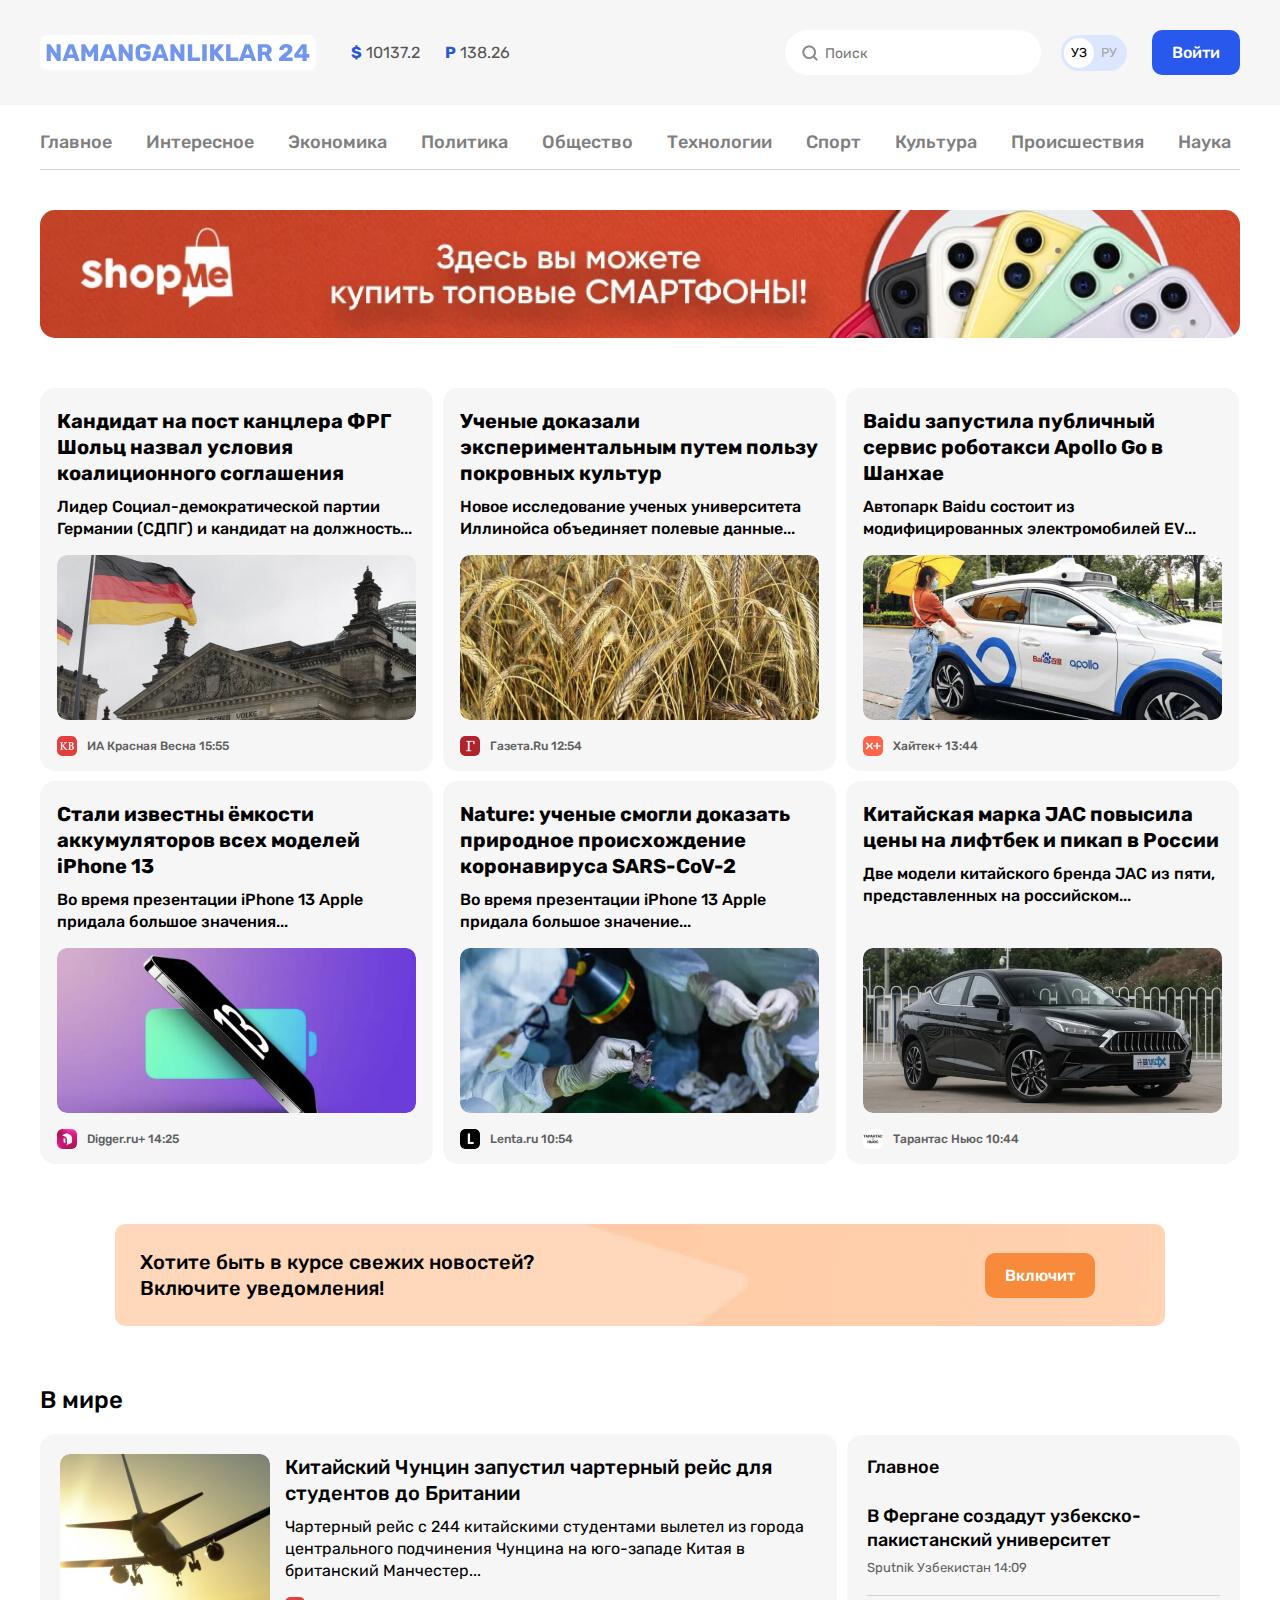
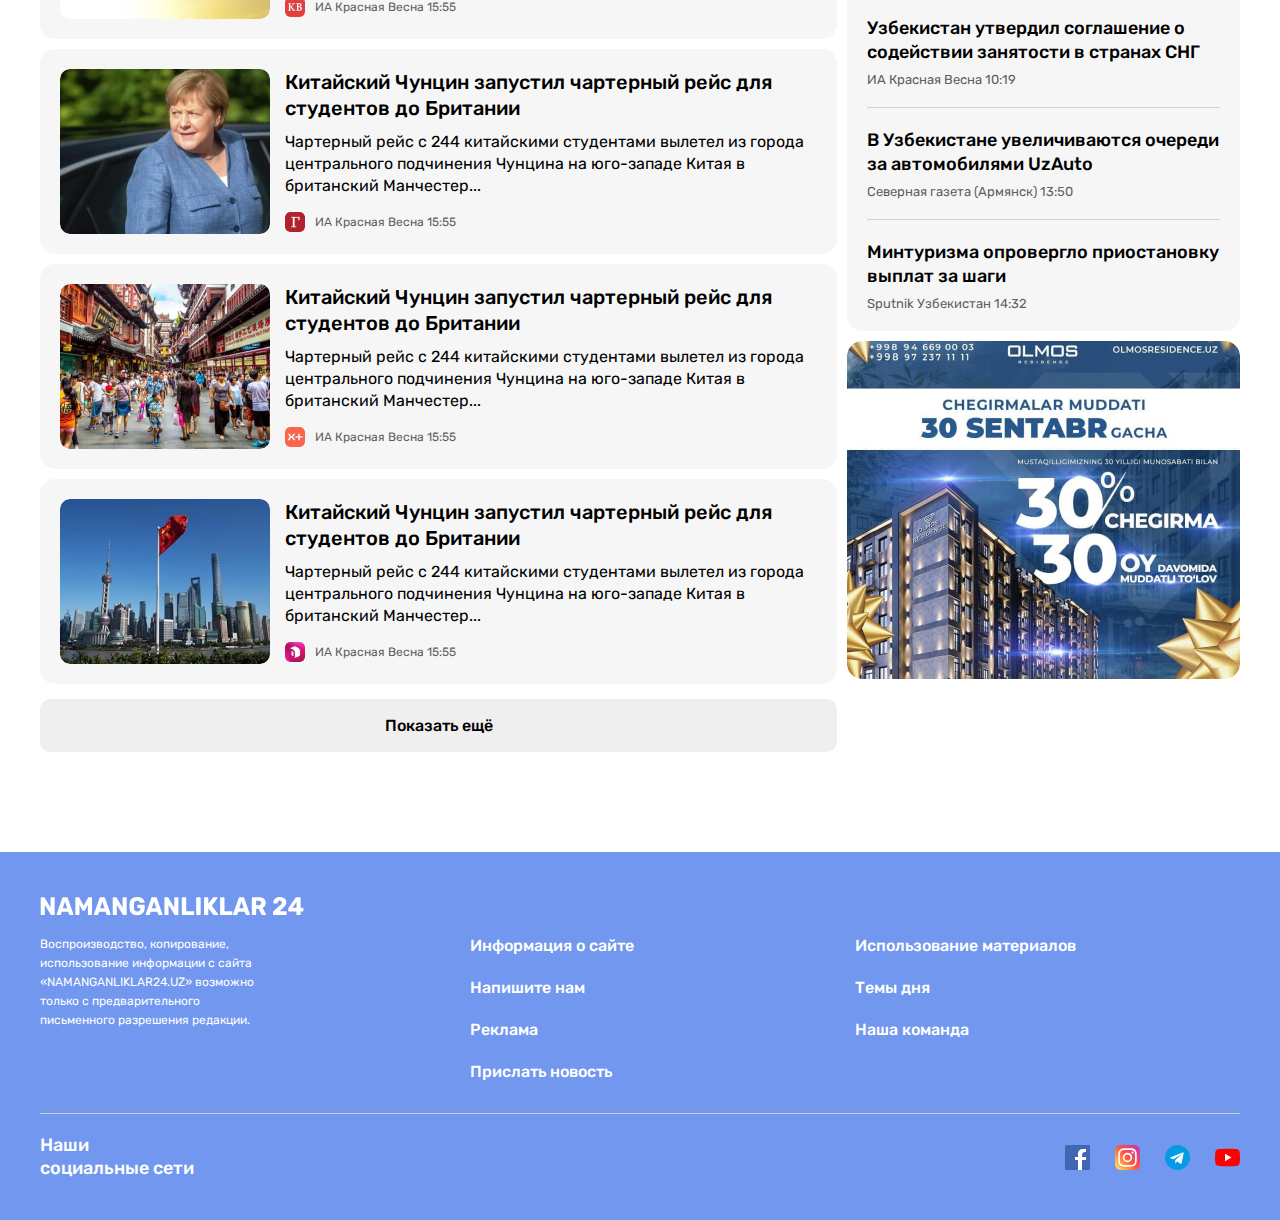
<file: index.html>
<!DOCTYPE html>
<html lang="ru">
<head>
  <meta charset="UTF-8">
  <meta http-equiv="X-UA-Compatible" content="IE=edge">
  <meta name="viewport" content="width=device-width, initial-scale=1.0">
  <title>N24-Bosh sahifa</title>
  <!-- GOOGLE FONTS -->
  <link rel="preconnect" href="https://fonts.googleapis.com">
  <link rel="preconnect" href="https://fonts.gstatic.com" crossorigin>
  <link href="https://fonts.googleapis.com/css2?family=Rubik:wght@400;500;700&display=swap" rel="stylesheet">
  <!-- style -->
  <!-- <link rel="stylesheet" href="css/normalize.css"> -->
  <!-- <link rel="stylesheet" href="css/style.css"> -->
  <link rel="stylesheet" href="css/style.min.css">
</head>
<body>

  <!-- SITE HEADER -->
  <section class="site-header">

    <!-- SITE HEADER TOP -->
    <div class="site-header-top">
      <div class="container site-header-top-container">
        <!-- LOGO -->
        <a class="site-header-logo" href="index.html">
          <img class="site-header-logo-img" src="img/logo1.svg" alt="" width="264" height="28">
        </a>

        <!-- CARENCY RATES -->
        <ul class="currency-retes">
          <li class="currency-retes-item">
            <b class="currency-retes-type">$</b>
            <span class="currency-retes-value">10137.2</span>
          </li>
          <li class="currency-retes-item">
            <b class="currency-retes-type">Р</b>
            <span class="currency-retes-value">138.26</span>
          </li>
        </ul>

        <!-- GLOBAL SEARCH FORM -->
        <form class="global-search-form"  action="https://echo.htmlacademy.ru" method="GET">
          <input class="global-search-form-input" type="search" name="search" placeholder="Поиск" aria-label="Поиск" required>
        </form>

        <!-- LANGUAGE -->
        <div class="lang-toggle">
          <a class="lang-toggle-link lang-toggle-link-active" href="index.html">УЗ</a>
          <a class="lang-toggle-link" href="index.html/ru">РУ</a>
        </div>

        <!-- SITE HEADER AUTH -->
        <a class="button button-primary" href="#">Войти</a>
      </div>
    </div>

    <!-- NAVBAR -->

    <div class="container sitenav-container">
      <nav class="sitenav">
        <ul class="sitenav-list">
          <li class="sitenav-item"><a class="sitenav-link" href="index.html">Главное</a>
          </li>
          <li class="sitenav-item"><a class="sitenav-link" href="list.html">Интересное</a>
          </li>
          <li class="sitenav-item"><a class="sitenav-link" href="list.html">Экономика</a>
          </li>
          <li class="sitenav-item"><a class="sitenav-link" href="list.html">Политика</a>
          </li>
          <li class="sitenav-item"><a class="sitenav-link" href="list.html">Общество</a>
          </li>
          <li class="sitenav-item"><a class="sitenav-link" href="list.html">Технологии</a>
          </li>
          <li class="sitenav-item"><a class="sitenav-link" href="list.html">Спорт</a>
          </li>
          <li class="sitenav-item"><a class="sitenav-link" href="list.html">Культура</a>
          </li>
          <li class="sitenav-item"><a class="sitenav-link" href="list.html">Происшествия</a>
          </li>
          <li class="sitenav-item"><a class="sitenav-link" href="list.html">Наука</a>
          </li>
        </ul>


      </nav>
      <aside class="site-header-banner">
        <a class="site-header-banner-link" href="#" target="_blank" >
          <img class="menu-img" alt="shopme" width="1200" height="128px" src="img/optimize 1.jpg" srcset="img/optimize1.jpg 1x, img/optimize1@2x.jpg 2x"   ></a>
        </aside>
      </div>
    </section>


    <main class="main-content">
      <div class="container">
        <!-- <h1>NAamanganliklar24 - сайт новостей</h1> -->

        <section class="top-news">
          <!-- <h2>Топ новости</h2> -->
          <!-- NEWS-GRID -->
          <div class="news-grid">
            <!-- NEWS-GRID-ITEM -->
            <article class="news-grid-item article-card">
              <h3 class="article-card-title">
                <a class="article-card-link" href="#">Кандидат на пост канцлера ФРГ Шольц назвал условия коалиционного соглашения</a>
              </h3>
              <p class="article-card-text">Лидер Социал-демократической партии Германии (СДПГ) и кандидат на должность...</p>
              <img class="article-card-img" src="img/card/card1.jpg" alt="" width="360" height="165" srcset="img/card/card1.jpg 1x, img/card/card1@2x.jpg 2x">
              <footer class="article-card-footer">
                <img class="article-card-source-icon" src="img/card/cardlogo1.jpg" alt="" width="20" height="20">
                <div class="article-card-source-time">
                  <span class="article-card-source">ИА Красная Весна</span>
                  <time datetime="15:55:00">15:55</time>
                </div>
              </footer>
            </article>

            <!-- NEWS-GRID-ITEM -->
            <article class="news-grid-item article-card">
              <h3 class="article-card-title">
                <a class="article-card-link" href="#">Ученые доказали экспериментальным путем пользу покровных культур</a>
              </h3>
              <p class="article-card-text">Новое исследование ученых университета Иллинойса объединяет полевые данные... </p>
              <img class="article-card-img" src="img/card/card2.jpg" alt="" width="360" height="165" srcset="img/card/card2.jpg 1x, img/card/card2@2x.jpg 2x" >
              <footer class="article-card-footer">
                <img class="article-card-source-icon" src="img/card/cardlogo2.jpg" alt="" width="20" height="20">
                <div class="article-card-source-time">
                  <span class="article-card-source">Газета.Ru</span>
                  <time datetime="12:54:00">12:54</time>
                </div>
              </footer>
            </article>

            <!-- NEWS-GRID-ITEM -->
            <article class="news-grid-item article-card">
              <h3 class="article-card-title">
                <a class="article-card-link" href="#">Baidu запустила публичный сервис роботакси Apollo Go в Шанхае</a>
              </h3>
              <p class="article-card-text">Автопарк Baidu состоит из модифицированных электромобилей EV...</p>
              <img class="article-card-img" src="img/card/card3.jpg" alt="" width="360" height="165" srcset="img/card/card3.jpg 1x, img/card/card3@2x.jpg 2x" >
              <footer class="article-card-footer">
                <img class="article-card-source-icon" src="img/card/cardlogo3.jpg" alt="" width="20" height="20">
                <div class="article-card-source-time">
                  <span class="article-card-source">Хайтек+</span>
                  <time datetime="13:44:00">13:44</time>
                </div>
              </footer>
            </article>

            <!-- NEWS-GRID-ITEM -->
            <article class="news-grid-item article-card">
              <h3 class="article-card-title">
                <a class="article-card-link" href="#">Стали известны ёмкости аккумуляторов всех моделей iPhone 13</a>
              </h3>
              <p class="article-card-text">Во время презентации iPhone 13 Apple придала большое значения...</p>
              <img class="article-card-img" src="img/card/card4.jpg" alt="" width="360" height="165" srcset="img/card/card4.jpg 1x, img/card/card4@2x.jpg 2x" >
              <footer class="article-card-footer">
                <img class="article-card-source-icon" src="img/card/cardlogo4.jpg" alt="" width="20" height="20">
                <div class="article-card-source-time">
                  <span class="article-card-source">Digger.ru+</span>
                  <time datetime="14:25:00">14:25</time>
                </div>
              </footer>
            </article>

            <!-- NEWS-GRID-ITEM -->
            <article class="news-grid-item article-card">
              <h3 class="article-card-title">
                <a class="article-card-link" href="#">Nature: ученые смогли доказать природное происхождение коронавируса SARS-CoV-2</a>
              </h3>
              <p class="article-card-text">Во время презентации iPhone 13 Apple придала большое значение...</p>
              <img class="article-card-img" src="img/card/card5.jpg" alt="" width="360" height="165" srcset="img/card/card5.jpg 1x, img/card/card5@2x.jpg 2x" >
              <footer class="article-card-footer">
                <img class="article-card-source-icon" src="img/card/cardlogo5.jpg" alt="" width="20" height="20">
                <div class="article-card-source-time">
                  <span class="article-card-source">Lenta.ru</span>
                  <time datetime="10:54:00">10:54</time>
                </div>
              </footer>
            </article>

            <!-- NEWS-GRID-ITEM -->
            <article class="news-grid-item article-card">
              <h3 class="article-card-title">
                <a class="article-card-link" href="#">Китайская марка JAC повысила цены на лифтбек и пикап в России</a>
              </h3>
              <p class="article-card-text">Две модели китайского бренда JAC из пяти, представленных на российском...</p>
              <img class="article-card-img" src="img/card/card6.jpg" alt="" width="360" height="165" srcset="img/card/card6.jpg 1x, img/card/card6@2x.jpg 2x" >
              <footer class="article-card-footer">
                <img class="article-card-source-icon" src="img/card/cardlogo6.jpg" alt="" width="20" height="20">
                <div class="article-card-source-time">
                  <span class="article-card-source">Тарантас Ньюс</span>
                  <time datetime="10:44:00">10:44</time>
                </div>
              </footer>
            </article>
          </div>
        </section>

        <!-- NOTIFICATION-CTA SECTION -->
        <section class="notification-cta">
          <div class="notification-text-cta">Хотите быть в курсе свежих новостей?
            <br>  Включите уведомления!
          </div>
          <button class="button button-orange" type="button" >Включит </button>
        </section>
        <!-- WORLD NEWS section -->
        <div class="layout-2-1">
          <div class="layout-2-1-main">
            <section class="global-news">
              <h2 class="global-news-heading">В мире</h2>
              <!-- NEWS LIST -->
              <div class="news-list">
                <div class="news-list-item article-card-horizontal">
                  <img class="artical-card-horizontal-img" src="img/vmir/mir1.jpg" alt="" srcset="img/vmir/mir1.jpg 1x, img/vmir/mir1@2x.jpg 2x" width="210" height="165">
                  <div class="article-card-horizontal-content">
                    <h3 class="artical-card-horizontal-title">
                      <a class="artical-card-horizontal-link" href="#">Китайский Чунцин запустил чартерный рейс для студентов до Британии</a></h3>
                      <p class="artical-card-horizontal-text">Чартерный рейс с 244 китайскими студентами вылетел из города центрального подчинения Чунцина на юго-западе Китая в британский Манчестер...</p>
                      <footer class="article-card-horizontal-footer">
                        <img class="article-card-horizontal-source-icon" src="img/card/cardlogo1.jpg" alt="" width="20" height="20">
                        <div class="article-card-horizontal-source-time">
                          <span class="article-card-horizontal-source">ИА Красная Весна</span>
                          <time datetime="15:55:00">15:55</time>
                        </div>
                      </footer>
                    </div>
                  </div>
                  <div class="news-list-item article-card-horizontal">
                    <img class="artical-card-horizontal-img" src="img/vmir/mir2.jpg" alt="" srcset="img/vmir/mir2.jpg 1x, img/vmir/mir2@2x.jpg 2x" width="210" height="165">
                    <div class="article-card-horizontal-content">
                      <h3 class="artical-card-horizontal-title">
                        <a class="artical-card-horizontal-link" href="#">Китайский Чунцин запустил чартерный рейс для студентов до Британии</a></h3>
                        <p class="artical-card-horizontal-text">Чартерный рейс с 244 китайскими студентами вылетел из города центрального подчинения Чунцина на юго-западе Китая в британский Манчестер...</p>
                        <footer class="article-card-horizontal-footer">
                          <img class="article-card-horizontal-source-icon" src="img/card/cardlogo2.jpg" alt="" width="20" height="20">
                          <div class="article-card-horizontal-source-time">
                            <span class="article-card-horizontal-source">ИА Красная Весна</span>
                            <time datetime="15:55:00">15:55</time>
                          </div>
                        </footer>
                      </div>
                    </div>
                    <div class="news-list-item article-card-horizontal">
                      <img class="artical-card-horizontal-img" src="img/vmir/mir3.jpg" alt="" srcset="img/vmir/mir3.jpg 1x, img/vmir/mir3@2x.jpg 2x" width="210" height="165">
                      <div class="article-card-horizontal-content">
                        <h3 class="artical-card-horizontal-title">
                          <a class="artical-card-horizontal-link" href="#">Китайский Чунцин запустил чартерный рейс для студентов до Британии</a></h3>
                          <p class="artical-card-horizontal-text">Чартерный рейс с 244 китайскими студентами вылетел из города центрального подчинения Чунцина на юго-западе Китая в британский Манчестер...</p>
                          <footer class="article-card-horizontal-footer">
                            <img class="article-card-horizontal-source-icon" src="img/card/cardlogo3.jpg" alt="" width="20" height="20">
                            <div class="article-card-horizontal-source-time">
                              <span class="article-card-horizontal-source">ИА Красная Весна</span>
                              <time datetime="15:55:00">15:55</time>
                            </div>
                          </footer>
                        </div>
                      </div>
                      <div class="news-list-item article-card-horizontal">
                        <img class="artical-card-horizontal-img" src="img/vmir/mir4.jpg" alt="" srcset="img/vmir/mir4.jpg 1x, img/vmir/mir4@2x.jpg 2x" width="210" height="165">
                        <div class="article-card-horizontal-content">
                          <h3 class="artical-card-horizontal-title">
                            <a class="artical-card-horizontal-link" href="#">Китайский Чунцин запустил чартерный рейс для студентов до Британии</a></h3>
                            <p class="artical-card-horizontal-text">Чартерный рейс с 244 китайскими студентами вылетел из города центрального подчинения Чунцина на юго-западе Китая в британский Манчестер...</p>
                            <footer class="article-card-horizontal-footer">
                              <img class="article-card-horizontal-source-icon" src="img/card/cardlogo4.jpg" alt="" width="20" height="20">
                              <div class="article-card-horizontal-source-time">
                                <span class="article-card-horizontal-source">ИА Красная Весна</span>
                                <time datetime="15:55:00">15:55</time>
                              </div>
                            </footer>
                          </div>
                        </div>
                      </div>
                      <button class="news-list-more-button button button-block" type="button">Показать ещё </button>
                    </section>
                  </div>
                  <!-- SIDEBAR NEWS CARD -->
                  <div class="layout-2-1-sidebar">
                    <section class="layout-2-1-sidebar-item sidebar-news-card">
                      <h2 class="sidebar-news-card-heading">Главное</h2>
                      <ul class="sidebar-news-card-list">
                        <li class="sidebar-news-card-item">
                          <h3 class="sidebar-news-card-title">
                            <a class="sidebar-news-card-link" href="">В Фергане создадут узбекско-пакистанский университет</a>
                          </h3>
                          <div class="sidebar-news-card-source-time">
                            <span class="sidebar-news-card-source">Sputnik Узбекистан</span>
                            <time datetime="14:09:00">14:09</time>
                          </div>
                        </li>
                        <li class="sidebar-news-card-item">
                          <h3 class="sidebar-news-card-title">
                            <a class="sidebar-news-card-link" href="">Узбекистан утвердил соглашение о содействии занятости в странах СНГ</a>
                          </h3>
                          <div class="sidebar-news-card-source-time">
                            <span class="sidebar-news-card-source">ИА Красная Весна </span>
                            <time datetime="10:19:00">10:19</time>
                          </div>
                        </li>
                        <li class="sidebar-news-card-item">
                          <h3 class="sidebar-news-card-title">
                            <a class="sidebar-news-card-link" href="">В Узбекистане увеличиваются очереди за автомобилями UzAuto</a>
                          </h3>
                          <div class="sidebar-news-card-source-time">
                            <span class="sidebar-news-card-source">Северная газета (Армянск) </span>
                            <time datetime="13:50:00">13:50</time>
                          </div>
                        </li>
                        <li class="sidebar-news-card-item">
                          <h3 class="sidebar-news-card-title">
                            <a class="sidebar-news-card-link" href="">Минтуризма опровергло приостановку выплат за шаги</a>
                          </h3>
                          <div class="sidebar-news-card-source-time">
                            <span class="sidebar-news-card-source">Sputnik Узбекистан  </span>
                            <time datetime="14:32:00">14:32</time>
                          </div>
                        </li>
                      </ul>
                    </section>
                    <aside class="layout-2-1-sidebar-item sidebar-ad">
                      <a class="sidebar-ad-link" href="#" target="_blank">
                        <img class="sidebar-ad-img" src="img/sale.jpg" alt="" width="393" height="338" srcset="img/sale.jpg 1x, img/sale@2x.jpg 2x">
                      </a>
                    </aside>
                  </div>
                </div>
              </div>
            </main>
            <!-- FOOTER SECTION -->
            <footer class="site-footer">
              <div class="container">
                <div class="site-footer-logo-wrapper">
                  <a class="site-footer-logo" href="index.html">
                    <img class="site-footer-logo-img" src="/img/logo.svg" alt="N24 logo" width="264" height="28">
                  </a>
                </div>

              <div class="site-footer-about-links">
                <div class="site-footer-about">Воспроизводство, копирование, использование информации с сайта «NAMANGANLIKLAR24.UZ» возможно только с предварительного письменного разрешения редакции.
                </div>
              <div class="site-footer-links-wrapper">
                <ul class="site-footer-links">
                  <li class="site-footer-links-item">
                    <a class="site-footer-link" href="#">Информация о сайте</a>
                  </li>
                  <li class="site-footer-links-item">
                    <a class="site-footer-link" href="contact.html">Напишите нам</a>
                  </li>
                  <li class="site-footer-links-item">
                    <a class="site-footer-link" href="#">Реклама</a>
                  </li>
                  <li class="site-footer-links-item">
                    <a class="site-footer-link" href="#">Прислать новость</a>
                  </li>
                </ul>
                <ul class="site-footer-links">
                  <li class="site-footer-links-item">
                    <a class="site-footer-link" href="#">Использование материалов</a>
                  </li>
                  <li class="site-footer-links-item">
                    <a class="site-footer-link" href="#">Темы дня</a>
                  </li>
                  <li class="site-footer-links-item">
                    <a class="site-footer-link" href="#">Наша команда</a>
                  </li>
                </ul>
              </div>
            </div>
              <hr class="site-footer-divider">
              <div class="site-footer-socials">
                <h2 class="site-footer-socials-heading">Наши социальные сети</h2>
                <ul class="site-footer-socials-list">
                  <li class="site-footer-socials-item">
                    <a class="site-footer-socials-link" href="#" target="_blank">
                      <img class="site-footer-socials-icon" src="/img/free-icon-facebook-1384053 1.svg" alt="Facebook" width="25" height="25">
                    </a>
                  </li>
                  <li class="site-footer-socials-item">
                    <a class="site-footer-socials-link" href="#" target="_blank">
                      <img class="site-footer-socials-icon" src="/img/free-icon-instagram-2111463 1.svg" alt="Instagram" width="25" height="25">
                    </a>
                  </li>
                  <li class="site-footer-socials-item">
                    <a class="site-footer-socials-link" href="#" target="_blank">
                      <img class="site-footer-socials-icon" src="/img/free-icon-telegram-2111646 1.svg" alt="Telegram" width="25" height="25">
                    </a>
                  </li>
                  <li class="site-footer-socials-item">
                    <a class="site-footer-socials-link" href="#">
                      <img class="site-footer-socials-icon" src="/img/free-icon-youtube-1384060 1.svg" alt="Youtube" width="25" height="25">
                    </a>
                  </li>
                </ul>
              </div>
            </div>
          </footer>
        </body>
        </html>
</file>
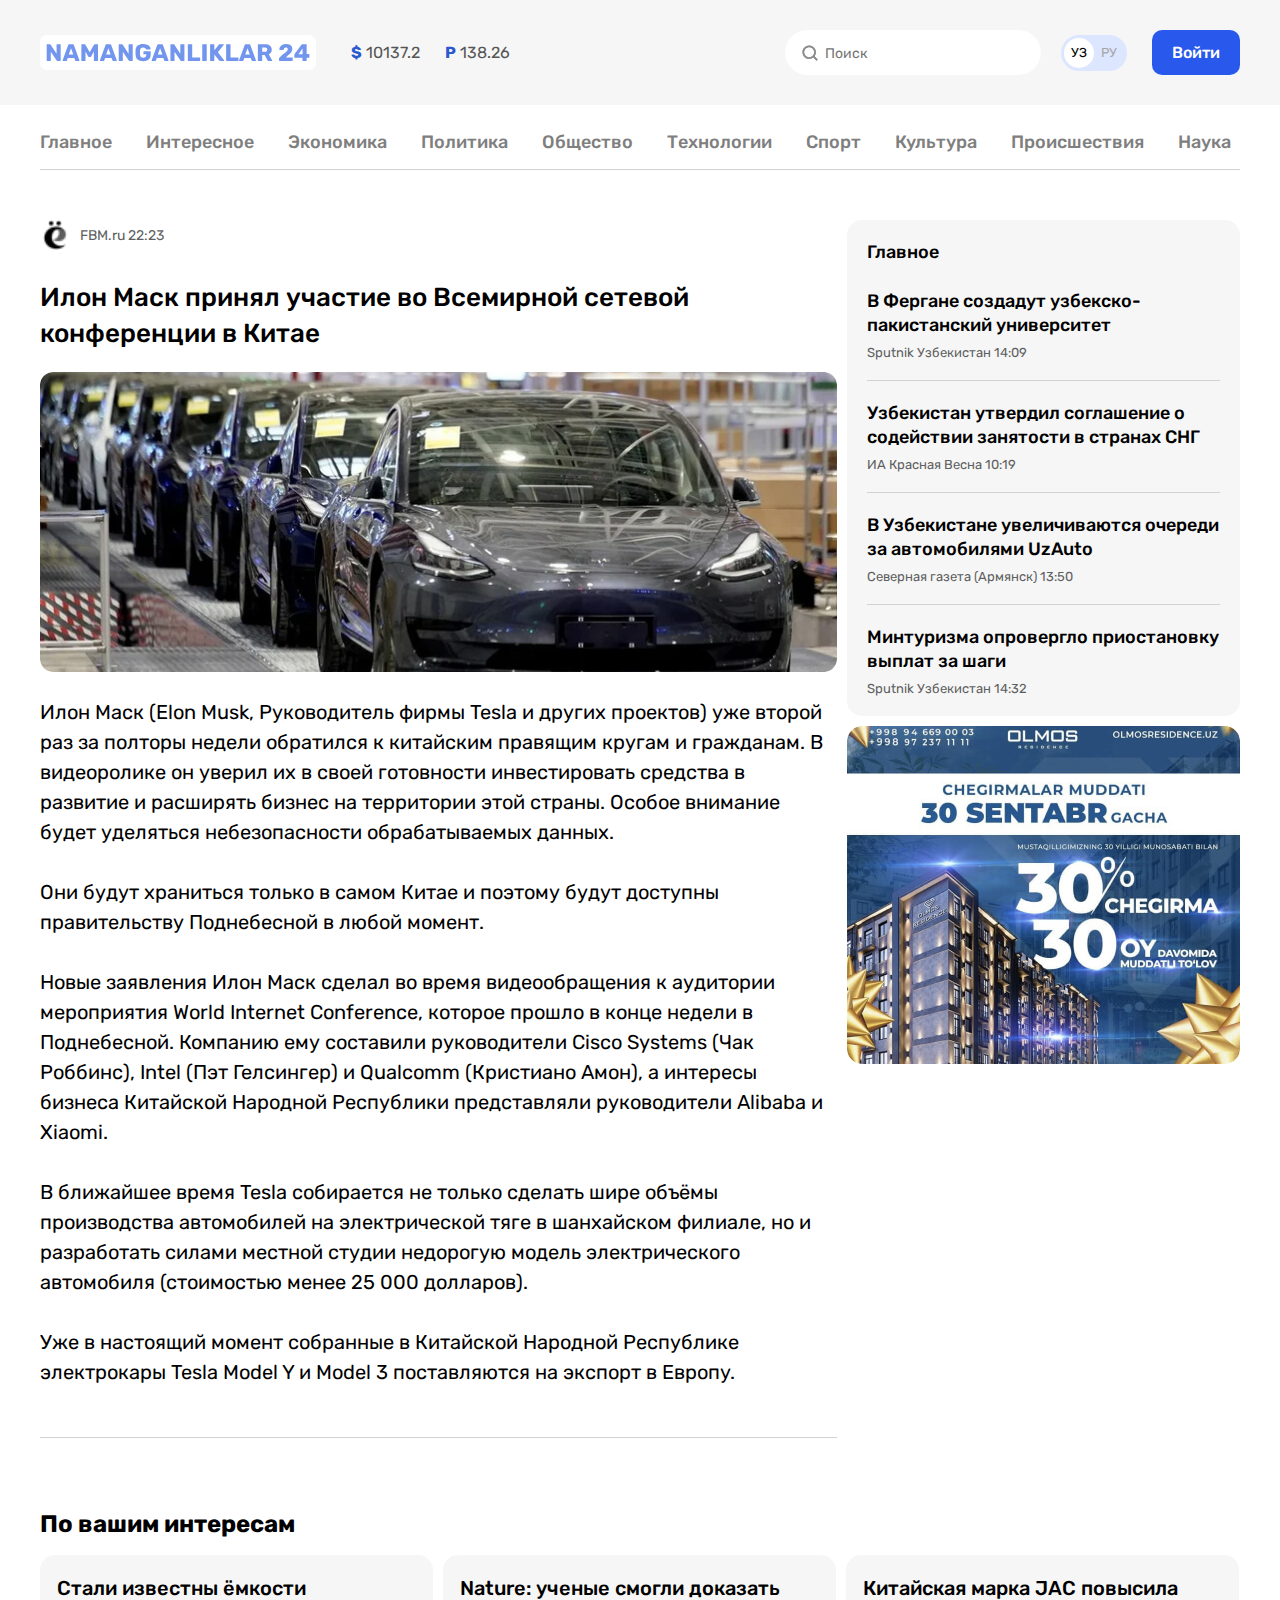
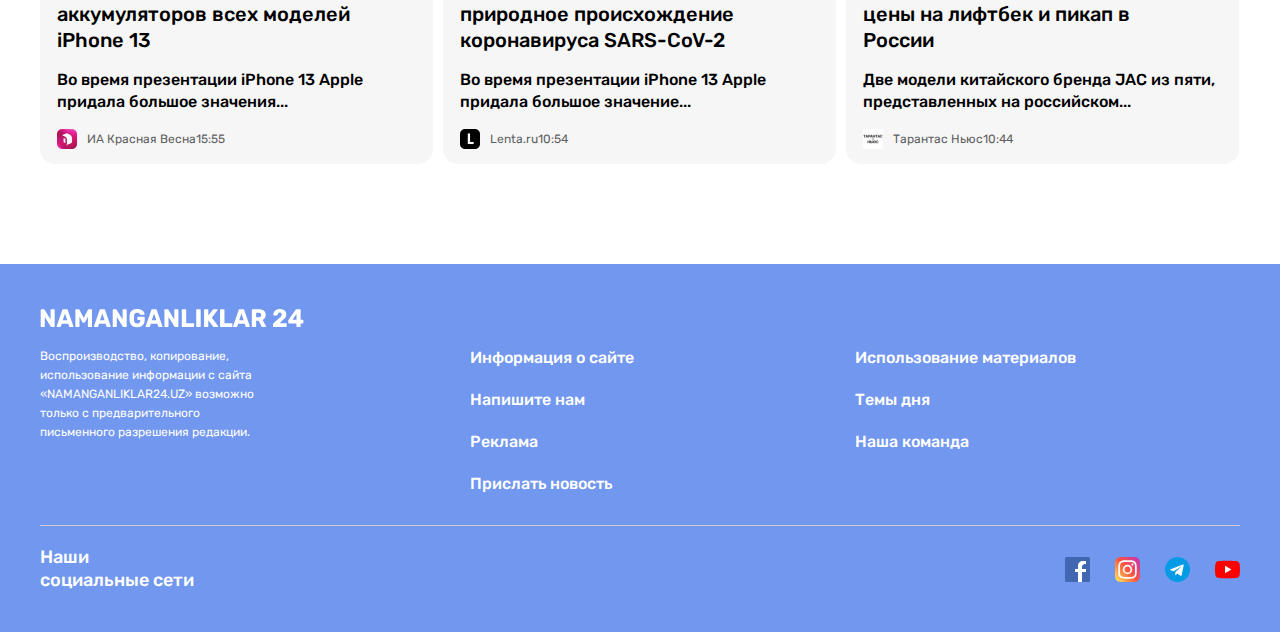
<file: article-list.html>
<!DOCTYPE html>
<html lang="ru">
<head>
  <meta charset="UTF-8">
  <meta http-equiv="X-UA-Compatible" content="IE=edge">
  <meta name="viewport" content="width=device-width, initial-scale=1.0">
  <title>N24-Article</title>
<!-- GOOGLE FONTS -->
<link rel="preconnect" href="https://fonts.googleapis.com">
<link rel="preconnect" href="https://fonts.gstatic.com" crossorigin>
<link href="https://fonts.googleapis.com/css2?family=Rubik:wght@400;500;700&display=swap" rel="stylesheet">
  <!-- style -->
  <!-- <link rel="stylesheet" href="/css/normalize.css"> -->
  <!-- <link rel="stylesheet" href="/css/style.css/"> -->
  <link rel="stylesheet" href="css/style.min.css">
</head>
<body>

  <!-- SITE HEADER -->
  <section class="site-header">

    <!-- SITE HEADER TOP -->
    <div class="site-header-top">
      <div class="container site-header-top-container">
        <!-- LOGO -->
        <a class="site-header-logo" href="/index.html">
          <img class="site-header-logo-img" src="/img/logo1.svg" alt="" width="264" height="28">
      </a>

        <!-- CARENCY RATES -->
    <ul class="currency-retes">
      <li class="currency-retes-item">
        <b class="currency-retes-type">$</b>
        <span class="currency-retes-value">10137.2</span>
      </li>
      <li class="currency-retes-item">
        <b class="currency-retes-type">Р</b>
        <span class="currency-retes-value">138.26</span>
      </li>
    </ul>

    <!-- GLOBAL SEARCH FORM -->
    <form class="global-search-form"  action="https://echo.htmlacademy.ru" method="GET">
      <input class="global-search-form-input" type="search" name="search" placeholder="Поиск" aria-label="Поиск" required>
      </form>

        <!-- LANGUAGE -->
    <div class="lang-toggle">
      <a class="lang-toggle-link lang-toggle-link-active" href="index.html">УЗ</a>
      <a class="lang-toggle-link" href="index.html/ru">РУ</a>
      </div>

    <!-- SITE HEADER AUTH -->
    <a class="button button-primary" href="#">Войти</a>
    </div>
    </div>

      <!-- NAVBAR -->

      <div class="container sitenav-container">
        <nav class="sitenav sitenav-article ">
          <ul class="sitenav-list">
            <li class="sitenav-item"><a class="sitenav-link" href="index.html">Главное</a>
            </li>
            <li class="sitenav-item"><a class="sitenav-link" href="list.html">Интересное</a>
            </li>
            <li class="sitenav-item"><a class="sitenav-link" href="list.html">Экономика</a>
            </li>
            <li class="sitenav-item"><a class="sitenav-link" href="list.html">Политика</a>
            </li>
            <li class="sitenav-item"><a class="sitenav-link" href="list.html">Общество</a>
            </li>
            <li class="sitenav-item"><a class="sitenav-link" href="list.html">Технологии</a>
            </li>
            <li class="sitenav-item"><a class="sitenav-link" href="list.html">Спорт</a>
            </li>
            <li class="sitenav-item"><a class="sitenav-link" href="list.html">Культура</a>
            </li>
            <li class="sitenav-item"><a class="sitenav-link" href="list.html">Происшествия</a>
            </li>
            <li class="sitenav-item"><a class="sitenav-link" href="list.html">Наука</a>
            </li>
          </ul>


      </nav>

      </div>
    </section>

<main class="main-content">
<div class="container">

          <div class="layout-2-1">
          <div class="layout-2-1-main">
          <section class="global-news">

            <div class="site-top-source">
            <img class="site-top-source-img" src="/img/list/logo8.png" alt="" width="30" height="30">
            <div class="article-card-horizontal-source-time site-top-source-time">
            <span class="card-logo-action article-action">FBM.ru </span>
            <time datetime="22:23:00">22:23</time>
          </div>
          </div>

          <h2 class="global-news-heading site-article-heading">Илон Маск принял участие во Всемирной сетевой конференции в Китае</h2>
          <div class="news-list">
 <img class="article-img" src="../img/Rectangle91.jpg" alt="" srcset="../img/Rectangle91.jpg 1x, ../img/Rectangle91@2x.jpg 2x" width="797" height="300">
          <div class="news-list-action">
          <p class="article-text">Илон Маск (Elon Musk, Руководитель фирмы Tesla и других проектов) уже второй раз за полторы недели обратился к китайским правящим кругам и гражданам. В видеоролике он уверил их в своей готовности инвестировать средства в развитие и расширять бизнес на территории этой страны. Особое внимание будет уделяться небезопасности обрабатываемых данных.
          <br><br>
          Они будут храниться только в самом Китае и поэтому будут доступны правительству Поднебесной в любой момент.
          <br><br>
          Новые заявления Илон Маск сделал во время видеообращения к аудитории мероприятия World Internet Conference, которое прошло в конце недели в Поднебесной. Компанию ему составили руководители Cisco Systems (Чак Роббинс), Intel (Пэт Гелсингер) и Qualcomm (Кристиано Амон), а интересы бизнеса Китайской Народной Республики представляли руководители Alibaba и Xiaomi.
          <br><br>В ближайшее время Tesla собирается не только сделать шире объёмы производства автомобилей на электрической тяге в шанхайском филиале, но и разработать силами местной студии недорогую модель электрического автомобиля (стоимостью менее 25 000 долларов).
          <br><br> Уже в настоящий момент собранные в Китайской Народной Республике электрокары Tesla Model Y и Model 3 поставляются на экспорт в Европу.</p>
          </div>
          </div>
  </section>
        </div>



<!-- SIDEBAR NEWS CARD -->
<div class="layout-2-1-sidebar article-layout-2-1-sidebar">
  <section class="layout-2-1-sidebar-item sidebar-news-card">
    <h2 class="sidebar-news-card-heading">Главное</h2>

    <ul class="sidebar-news-card-list">
      <li class="sidebar-news-card-item">
        <h3 class="sidebar-news-card-title">
          <a class="sidebar-news-card-link" href="">В Фергане создадут узбекско-пакистанский университет</a>
        </h3>
        <div class="sidebar-news-card-source-time">
          <span class="sidebar-news-card-source">Sputnik Узбекистан</span>
          <time datetime="14:09:00">14:09</time>
         </div>
      </li>
      <li class="sidebar-news-card-item">
        <h3 class="sidebar-news-card-title">
          <a class="sidebar-news-card-link" href="">Узбекистан утвердил соглашение о содействии занятости в странах СНГ</a>
        </h3>
        <div class="sidebar-news-card-source-time">
          <span class="sidebar-news-card-source">ИА Красная Весна </span>
          <time datetime="10:19:00">10:19</time>
         </div>
      </li>
      <li class="sidebar-news-card-item">
        <h3 class="sidebar-news-card-title">
          <a class="sidebar-news-card-link" href="">В Узбекистане увеличиваются очереди за автомобилями UzAuto</a>
        </h3>
        <div class="sidebar-news-card-source-time">
          <span class="sidebar-news-card-source">Северная газета (Армянск) </span>
          <time datetime="13:50:00">13:50</time>
         </div>
      </li>
      <li class="sidebar-news-card-item">
        <h3 class="sidebar-news-card-title">
          <a class="sidebar-news-card-link" href="">Минтуризма опровергло приостановку выплат за шаги</a>
        </h3>
        <div class="sidebar-news-card-source-time">
          <span class="sidebar-news-card-source">Sputnik Узбекистан  </span>
          <time datetime="14:32:00">14:32</time>
         </div>
      </li>
    </ul>
  </section>

  <aside class="layout-2-1-sidebar-item sidebar-ad">
    <a class="sidebar-ad-link" href="#" target="_blank">
      <img class="sidebar-ad-img" src="/img/sale.jpg" alt="" width="393" height="338" srcset="/img/sale.jpg 1x, /img/sale@2x.jpg 2x">
    </a>
  </aside>
</div>
</div>

<h2 class="article-news-heading">По вашим интересам</h2>

 <div class="article-cards article-cards-box">
  <div class="card article-card">
    <a class="card-heading" href="#">Стали известны ёмкости аккумуляторов всех моделей iPhone 13</a>
    <p class="card-action">Во время презентации iPhone 13 Apple придала большое значения...</p>
    <div class="card-source">
      <img class="card-logo" src="/img/card/cardlogo4.jpg" alt="" width="20" height="20">
      <span class="card-logo-action">ИА Красная Весна </span>
      <time datetime="15:55:00">15:55</time>
    </div>
  </div>

  <div class="card article-card">
  <a class="card-heading" href="#">Nature: ученые смогли доказать природное происхождение коронавируса SARS-CoV-2</a>
  <p class="card-action">Во время презентации iPhone 13 Apple придала большое значение...</p>
  <div class="card-source">
    <img class="card-logo" src="/img/card/cardlogo5.jpg" alt="" width="20" height="20">
    <span class="card-logo-action">Lenta.ru </span>
    <time datetime="10:54:00">10:54</time>
  </div>
  </div>

  <div class="card article-card">
  <a class="card-heading" href="#">Китайская марка JAC повысила цены на лифтбек и пикап в <br> России</a>
  <p class="card-action">Две модели китайского бренда JAC из пяти, представленных на российском...</p>
  <div class="card-source">
    <img class="card-logo" src="/img/card/cardlogo7.jpg" alt="" width="20" height="20">
    <span class="card-logo-action">Тарантас Ньюс </span>
    <time datetime="10:44:00">10:44</time>
  </div>
  </div>

 </div>

</div>
</main>




<!-- FOOTER SECTION -->

<footer class="site-footer">
  <div class="container">
    <div class="site-footer-logo-wrapper">
      <a class="site-footer-logo" href="index.html">
        <img class="site-footer-logo-img" src="/img/logo.svg" alt="N24 logo" width="264" height="28">
      </a>
    </div>

  <div class="site-footer-about-links">
    <div class="site-footer-about">Воспроизводство, копирование, использование информации с сайта «NAMANGANLIKLAR24.UZ» возможно только с предварительного письменного разрешения редакции.
    </div>


  <div class="site-footer-links-wrapper">
    <ul class="site-footer-links">
      <li class="site-footer-links-item">
        <a class="site-footer-link" href="#">Информация о сайте</a>
      </li>
      <li class="site-footer-links-item">
        <a class="site-footer-link" href="contact.html">Напишите нам</a>
      </li>
      <li class="site-footer-links-item">
        <a class="site-footer-link" href="#">Реклама</a>
      </li>
      <li class="site-footer-links-item">
        <a class="site-footer-link" href="#">Прислать новость</a>
      </li>
    </ul>

    <ul class="site-footer-links">
      <li class="site-footer-links-item">
        <a class="site-footer-link" href="#">Использование материалов</a>
      </li>
      <li class="site-footer-links-item">
        <a class="site-footer-link" href="#">Темы дня</a>
      </li>
      <li class="site-footer-links-item">
        <a class="site-footer-link" href="#">Наша команда</a>
      </li>
    </ul>
  </div>
</div>

  <hr class="site-footer-divider">

  <div class="site-footer-socials">
    <h2 class="site-footer-socials-heading">Наши социальные сети</h2>
    <ul class="site-footer-socials-list">
      <li class="site-footer-socials-item">
        <a class="site-footer-socials-link" href="#" target="_blank">
          <img class="site-footer-socials-icon" src="/img/free-icon-facebook-1384053 1.svg" alt="Facebook" width="25" height="25">
        </a>
      </li>

      <li class="site-footer-socials-item">
        <a class="site-footer-socials-link" href="#" target="_blank">
          <img class="site-footer-socials-icon" src="/img/free-icon-instagram-2111463 1.svg" alt="Instagram" width="25" height="25">
        </a>
      </li>

      <li class="site-footer-socials-item">
        <a class="site-footer-socials-link" href="#" target="_blank">
          <img class="site-footer-socials-icon" src="/img/free-icon-telegram-2111646 1.svg" alt="Telegram" width="25" height="25">
        </a>
      </li>

      <li class="site-footer-socials-item">
        <a class="site-footer-socials-link" href="#">
          <img class="site-footer-socials-icon" src="/img/free-icon-youtube-1384060 1.svg" alt="Youtube" width="25" height="25">
        </a>
      </li>
    </ul>
  </div>
</div>
</footer>


</main>
</body>
</html>
</file>
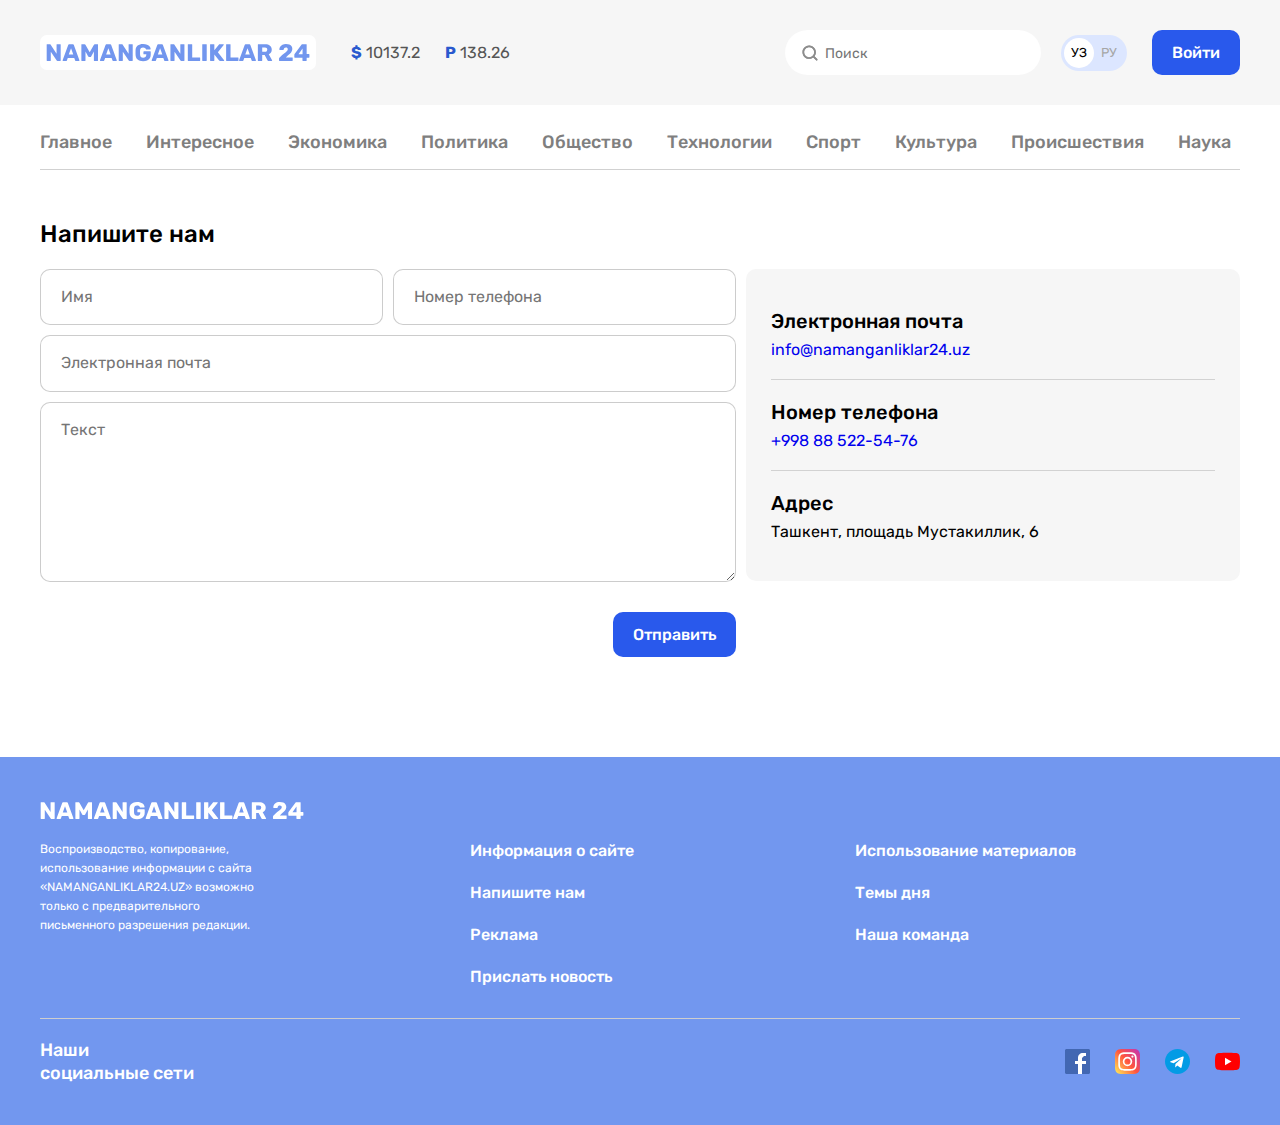
<file: contact.html>
<!DOCTYPE html>
<html lang="ru">
<head>
  <meta charset="UTF-8">
  <meta http-equiv="X-UA-Compatible" content="IE=edge">
  <meta name="viewport" content="width=device-width, initial-scale=1.0">
  <title>N24-Contact</title>
<!-- GOOGLE FONTS -->
<link rel="preconnect" href="https://fonts.googleapis.com">
<link rel="preconnect" href="https://fonts.gstatic.com" crossorigin>
<link href="https://fonts.googleapis.com/css2?family=Rubik:wght@400;500;700&display=swap" rel="stylesheet">
  <!-- style -->
  <!-- <link rel="stylesheet" href="/css/normalize.css"> -->
  <!-- <link rel="stylesheet" href="/css/style.css"> -->
  <link rel="stylesheet" href="css/style.min.css">
</head>
<body>

  <!-- SITE HEADER -->
  <section class="site-header">

    <!-- SITE HEADER TOP -->
    <div class="site-header-top">
      <div class="container site-header-top-container">
        <!-- LOGO -->
        <a class="site-header-logo" href="/index.html">
          <img class="site-header-logo-img" src="/img/logo1.svg" alt="" width="264" height="28">
      </a>

        <!-- CARENCY RATES -->
    <ul class="currency-retes">
      <li class="currency-retes-item">
        <b class="currency-retes-type">$</b>
        <span class="currency-retes-value">10137.2</span>
      </li>
      <li class="currency-retes-item">
        <b class="currency-retes-type">Р</b>
        <span class="currency-retes-value">138.26</span>
      </li>
    </ul>

    <!-- GLOBAL SEARCH FORM -->
    <form class="global-search-form"  action="https://echo.htmlacademy.ru" method="GET">
      <input class="global-search-form-input" type="search" name="search" placeholder="Поиск" aria-label="Поиск" required>
      </form>

        <!-- LANGUAGE -->
    <div class="lang-toggle">
      <a class="lang-toggle-link lang-toggle-link-active" href="index.html">УЗ</a>
      <a class="lang-toggle-link" href="index.html/ru">РУ</a>
      </div>

    <!-- SITE HEADER AUTH -->
    <a class="button button-primary" href="#">Войти</a>
    </div>
    </div>

      <!-- NAVBAR -->

      <div class="container sitenav-container">
        <nav class="sitenav sitenav-article ">
          <ul class="sitenav-list">
            <li class="sitenav-item"><a class="sitenav-link" href="index.html">Главное</a>
            </li>
            <li class="sitenav-item"><a class="sitenav-link" href="list.html">Интересное</a>
            </li>
            <li class="sitenav-item"><a class="sitenav-link" href="list.html">Экономика</a>
            </li>
            <li class="sitenav-item"><a class="sitenav-link" href="list.html">Политика</a>
            </li>
            <li class="sitenav-item"><a class="sitenav-link" href="list.html">Общество</a>
            </li>
            <li class="sitenav-item"><a class="sitenav-link" href="list.html">Технологии</a>
            </li>
            <li class="sitenav-item"><a class="sitenav-link" href="list.html">Спорт</a>
            </li>
            <li class="sitenav-item"><a class="sitenav-link" href="list.html">Культура</a>
            </li>
            <li class="sitenav-item"><a class="sitenav-link" href="list.html">Происшествия</a>
            </li>
            <li class="sitenav-item"><a class="sitenav-link" href="list.html">Наука</a>
            </li>
          </ul>
      </nav>
      </div>
    </section>


<!-- CONTACT section -->
<main class="main-content">
  <div class="container">
<section class="contact-page">
          <h1 class="contact-page-heading">Напишите нам</h1>
    <div class="contaca-page-content">
      <form  class="contaca-page-form form" action="http://echo.htmlacademy.ru" method="post">

        <div class="form-groups-wrapper">
          <div class="form-group">
            <input class="form-field" type="text" name="name" placeholder="Имя" aria-label="Имя" required>
          </div>

          <div class="form-group">
              <input class="form-field" type="tel" name="phone_number" placeholder="Номер телефона" aria-label="Номер телефона" required>
            </div>

        </div>
          <div class="form-group">
            <input class="form-field" type="email" name="email" placeholder="Электронная почта" aria-label="Электронная почта" required>
          </div>
          <div class="form-group">
            <textarea class="form-field form-field-textarea" name="text" name="massage" placeholder="Текст" aria-label="Текст" required></textarea>
          </div>

            <button class="contaca-page-submit button button-primary" type="submit">Отправить</button>


</form>

<div class="contact-page-info">
<dl class="contact-page-definitions-card definitions-card">
  <div class="definitions-card-item">
    <dt class="definitions-card-title">Электронная почта</dt>
    <a href="mailto:info@namanganliklar24.uz?subject=n24.uz%20saytidan%20xabar">
      <dd class="definitions-card-value">info@namanganliklar24.uz</dd>
    </a>
  </div>

  <div class="definitions-card-item">
    <dt class="definitions-card-title">Номер телефона</dt>
    <a href="tel:+998885225476">
      <dd class="definitions-card-value">+998 88 522-54-76</dd>
    </a>
  </div>

  <div class="definitions-card-item">
    <dt class="definitions-card-title">Адрес</dt>
    <dd class="definitions-card-value">Ташкент, площадь Мустакиллик, 6 </dd>
  </div>
</dl>

</div>
</div>
</section>
</div>
</main>



<!-- FOOTER SECTION -->
<footer class="site-footer">
  <div class="container">
    <div class="site-footer-logo-wrapper">
      <a class="site-footer-logo" href="/index.html">
        <img class="site-footer-logo-img" src="/img/logo.svg" alt="N24 logo" width="264" height="28">
      </a>
    </div>

  <div class="site-footer-about-links">
    <div class="site-footer-about">Воспроизводство, копирование, использование информации с сайта «NAMANGANLIKLAR24.UZ» возможно только с предварительного письменного разрешения редакции.
    </div>


  <div class="site-footer-links-wrapper">
    <ul class="site-footer-links">
      <li class="site-footer-links-item">
        <a class="site-footer-link" href="#">Информация о сайте</a>
      </li>
      <li class="site-footer-links-item">
        <a class="site-footer-link" href="contact/index.html">Напишите нам</a>
      </li>
      <li class="site-footer-links-item">
        <a class="site-footer-link" href="#">Реклама</a>
      </li>
      <li class="site-footer-links-item">
        <a class="site-footer-link" href="#">Прислать новость</a>
      </li>
    </ul>

    <ul class="site-footer-links">
      <li class="site-footer-links-item">
        <a class="site-footer-link" href="#">Использование материалов</a>
      </li>
      <li class="site-footer-links-item">
        <a class="site-footer-link" href="#">Темы дня</a>
      </li>
      <li class="site-footer-links-item">
        <a class="site-footer-link" href="#">Наша команда</a>
      </li>
    </ul>
  </div>
</div>

  <hr class="site-footer-divider">

  <div class="site-footer-socials">
    <h2 class="site-footer-socials-heading">Наши социальные сети</h2>
    <ul class="site-footer-socials-list">
      <li class="site-footer-socials-item">
        <a class="site-footer-socials-link" href="#" target="_blank">
          <img class="site-footer-socials-icon" src="../img/free-icon-facebook-1384053 1.svg" alt="Facebook" width="25" height="25">
        </a>
      </li>

      <li class="site-footer-socials-item">
        <a class="site-footer-socials-link" href="#" target="_blank">
          <img class="site-footer-socials-icon" src="../img/free-icon-instagram-2111463 1.svg" alt="Instagram" width="25" height="25">
        </a>
      </li>

      <li class="site-footer-socials-item">
        <a class="site-footer-socials-link" href="#" target="_blank">
          <img class="site-footer-socials-icon" src="../img/free-icon-telegram-2111646 1.svg" alt="Telegram" width="25" height="25">
        </a>
      </li>

      <li class="site-footer-socials-item">
        <a class="site-footer-socials-link" href="#">
          <img class="site-footer-socials-icon" src="../img/free-icon-youtube-1384060 1.svg" alt="Youtube" width="25" height="25">
        </a>
      </li>
    </ul>
  </div>
</div>
</footer>








</body>
</html>
</file>
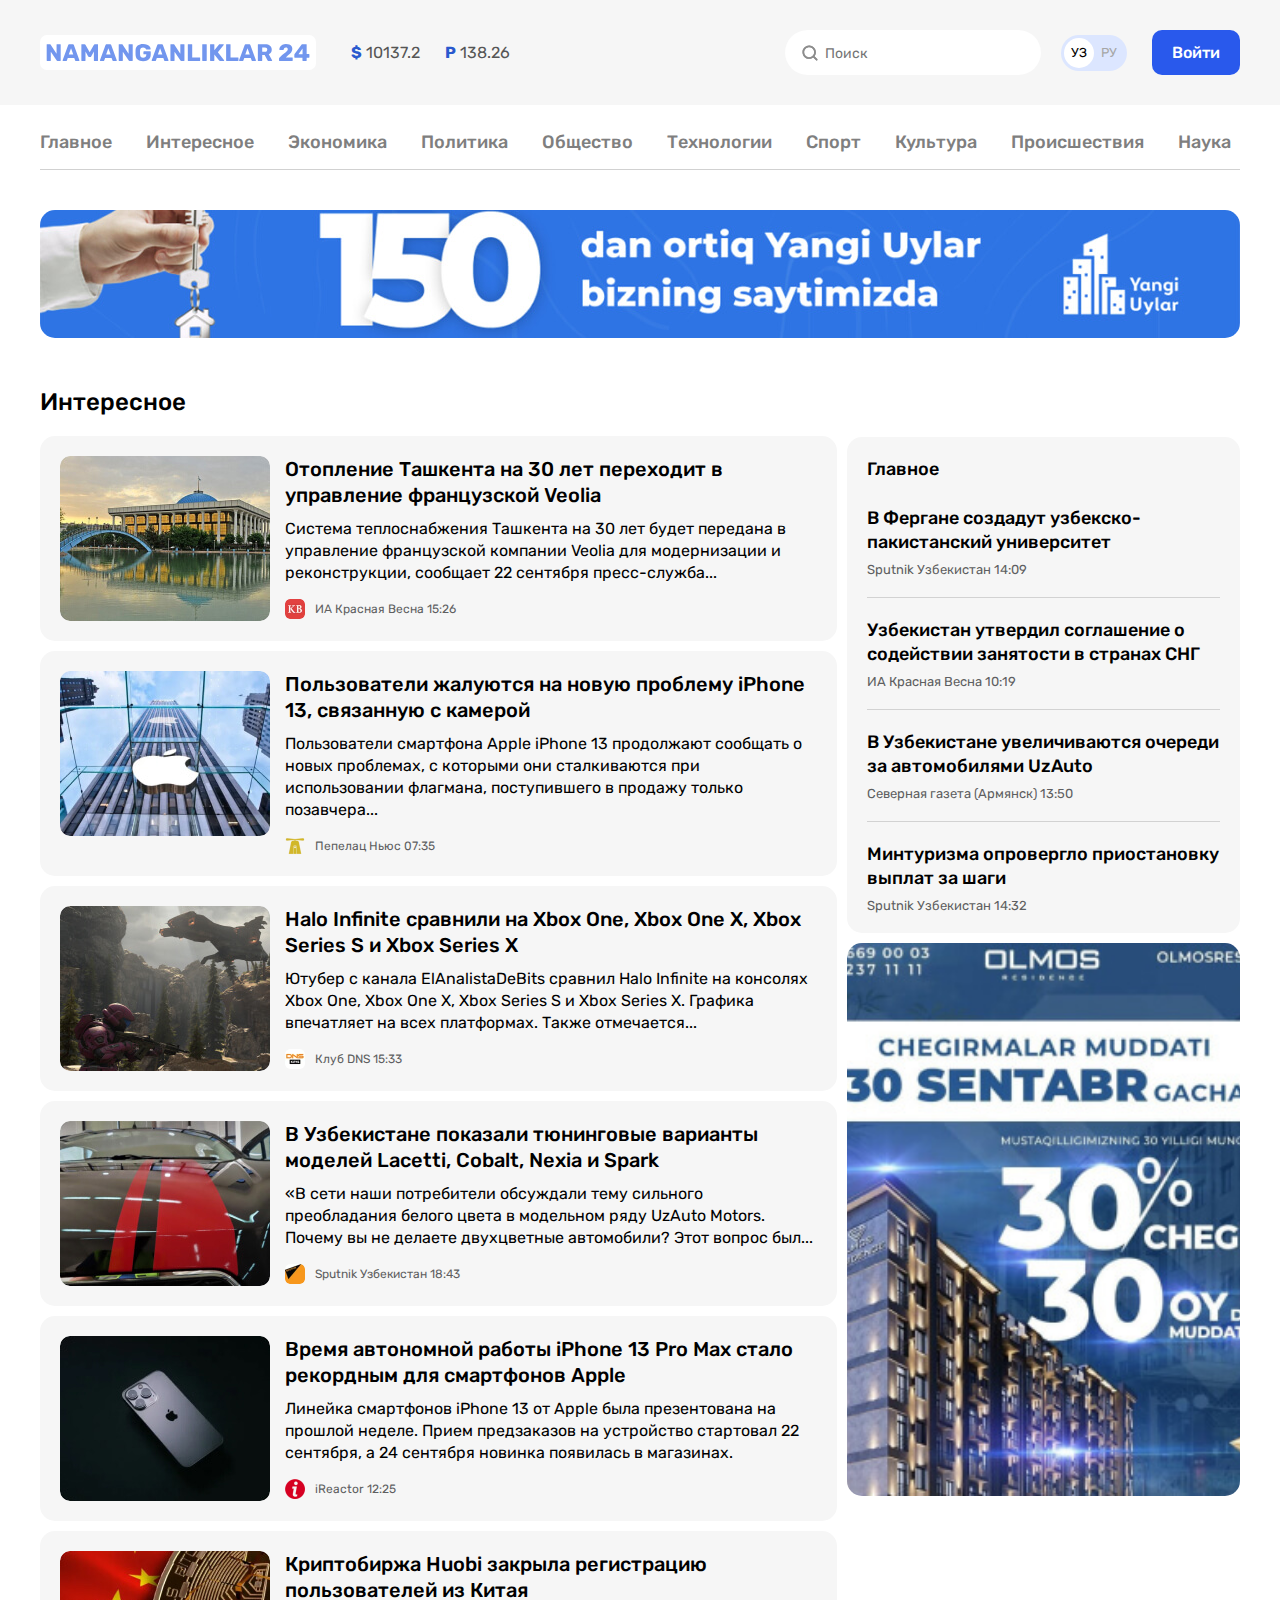
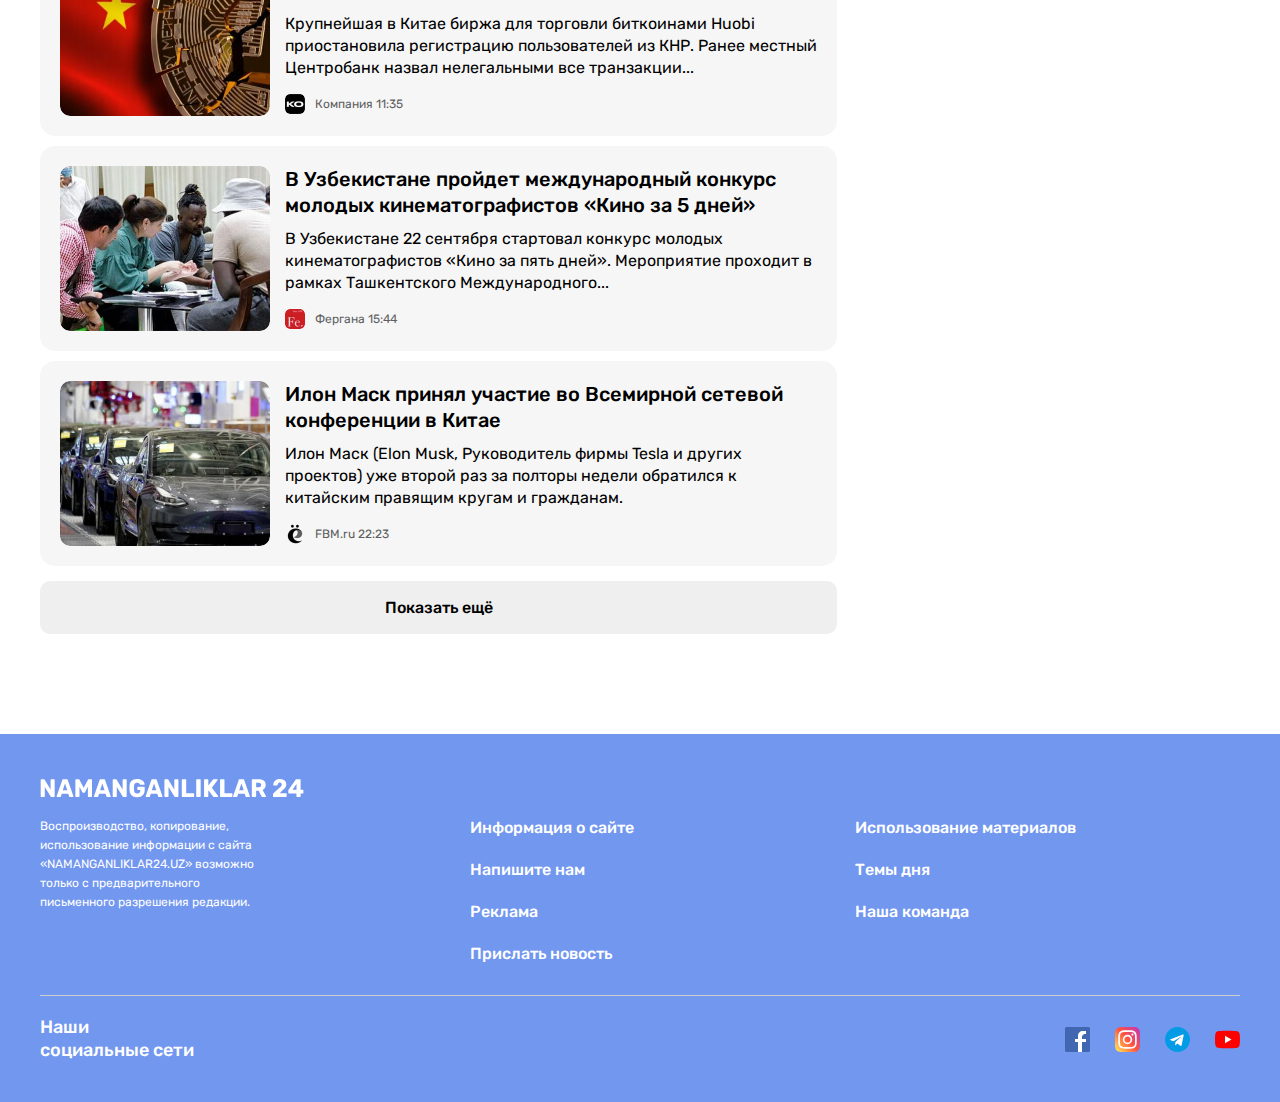
<file: list.html>
<!DOCTYPE html>
<html lang="ru">
<head>
  <meta charset="UTF-8">
  <meta http-equiv="X-UA-Compatible" content="IE=edge">
  <meta name="viewport" content="width=device-width, initial-scale=1.0">
  <title>Namanganliklar24-List</title>
<!-- GOOGLE FONTS -->
<link rel="preconnect" href="https://fonts.googleapis.com">
<link rel="preconnect" href="https://fonts.gstatic.com" crossorigin>
<link href="https://fonts.googleapis.com/css2?family=Rubik:wght@400;500;700&display=swap" rel="stylesheet">
  <!-- style -->
  <!-- <link rel="stylesheet" href="/css/normalize.css"> -->
  <!-- <link rel="stylesheet" href="/css/style.css"> -->
  <link rel="stylesheet" href="css/style.min.css">
</head>
<body>


  <!-- SITE HEADER -->
<section class="site-header">

<!-- SITE HEADER TOP -->
<div class="site-header-top">
  <div class="container site-header-top-container">
    <!-- LOGO -->
    <a class="site-header-logo" href="/index.html">
      <img class="site-header-logo-img" src="/img/logo1.svg" alt="" width="264" height="28">
  </a>

    <!-- CARENCY RATES -->
<ul class="currency-retes">
  <li class="currency-retes-item">
    <b class="currency-retes-type">$</b>
    <span class="currency-retes-value">10137.2</span>
  </li>
  <li class="currency-retes-item">
    <b class="currency-retes-type">Р</b>
    <span class="currency-retes-value">138.26</span>
  </li>
</ul>

<!-- GLOBAL SEARCH FORM -->
<form class="global-search-form"  action="https://echo.htmlacademy.ru" method="GET">
  <input class="global-search-form-input" type="search" name="search" placeholder="Поиск" aria-label="Поиск" required>
  </form>

    <!-- LANGUAGE -->
<div class="lang-toggle">
  <a class="lang-toggle-link lang-toggle-link-active" href="index.html">УЗ</a>
  <a class="lang-toggle-link" href="index.html/ru">РУ</a>
  </div>

<!-- SITE HEADER AUTH -->
<a class="button button-primary" href="#">Войти</a>
</div>
</div>

  <!-- NAVBAR -->

  <div class="container sitenav-container">
    <nav class="sitenav">
      <ul class="sitenav-list">
        <li class="sitenav-item"><a class="sitenav-link" href="index.html">Главное</a>
        </li>
        <li class="sitenav-item"><a class="sitenav-link" href="list.html">Интересное</a>
        </li>
        <li class="sitenav-item"><a class="sitenav-link" href="list.html">Экономика</a>
        </li>
        <li class="sitenav-item"><a class="sitenav-link" href="list.html">Политика</a>
        </li>
        <li class="sitenav-item"><a class="sitenav-link" href="list.html">Общество</a>
        </li>
        <li class="sitenav-item"><a class="sitenav-link" href="list.html">Технологии</a>
        </li>
        <li class="sitenav-item"><a class="sitenav-link" href="list.html">Спорт</a>
        </li>
        <li class="sitenav-item"><a class="sitenav-link" href="list.html">Культура</a>
        </li>
        <li class="sitenav-item"><a class="sitenav-link" href="list.html">Происшествия</a>
        </li>
        <li class="sitenav-item"><a class="sitenav-link" href="list.html">Наука</a>
        </li>
      </ul>


  </nav>
  <aside class="site-header-banner">
  <a class="site-header-banner-link" href="#" target="_blank" >
    <img class="menu-img" src="../img/list/optimize1.jpg" srcset="../img/list/optimize1.jpg 1x, ../img/list/optimize1.jpg@2x.jpg 2x" width="1200" height="128px" alt="" ></a>
  </aside>
  </div>
</section>



<main class="main-content">
  <div class="container">
    <!-- <h1>NAamanganliklar24 - Интересное новостей</h1> -->


<div class="layout-2-1">
<div class="layout-2-1-main">
<section class="global-news">
    <!-- <h2>Интересное новости</h2> -->
    <h2 class="global-news-heading">Интересное</h2>
    <!-- NEWS-GRID -->

    <div class="news-list">

      <div class="news-list-item article-card-horizontal">
          <img class="artical-card-horizontal-img" src="../img/list/card1.jpg" alt="" srcset="../img/list/card1.jpg 1x, ../img/list/card1.jpg@2x.jpg 2x" width="210" height="165">

  <div class="article-card-horizontal-content">
    <h3 class="artical-card-horizontal-title">
    <a class="artical-card-horizontal-link" href="#">Отопление Ташкента на 30 лет переходит в управление французской Veolia</a></h3>
    <p class="artical-card-horizontal-text">Система теплоснабжения Ташкента на 30 лет будет передана в управление французской компании Veolia для модернизации и реконструкции, сообщает 22 сентября пресс-служба...</p>
    <footer class="article-card-horizontal-footer">
      <img class="article-card-horizontal-source-icon" src="/img/list/logo1.png" alt="" width="20" height="20">
      <div class="article-card-horizontal-source-time">
      <span class="article-card-horizontal-source">ИА Красная Весна</span>
      <time datetime="15:26:00">15:26</time>
    </div>
    </footer>
</div>
  </div>


    <div class="news-list-item article-card-horizontal">
    <img class="artical-card-horizontal-img" src="../img/list/card2.jpg" alt="" srcset="../img/list/card2.jpg 1x, ../img/list/card2.jpg@2x.jpg 2x" width="210" height="165">

    <div class="article-card-horizontal-content">
      <h3 class="artical-card-horizontal-title">
    <a class="artical-card-horizontal-link" href="#">Пользователи жалуются на новую проблему iPhone 13, связанную с камерой</a></h3>
    <p class="artical-card-horizontal-text">Пользователи смартфона Apple iPhone 13 продолжают сообщать о новых проблемах, с которыми они сталкиваются при использовании флагмана, поступившего в продажу только позавчера...</p>
    <footer class="article-card-horizontal-footer">
      <img class="article-card-horizontal-source-icon" src="/img/list/logo2.png" alt="" width="20" height="20">
      <div class="article-card-horizontal-source-time">
      <span class="article-card-horizontal-source">Пепелац Ньюс</span>
      <time datetime="07:35:00">07:35</time>
      </div>
    </footer>
    </div>
</div>



      <div class="news-list-item article-card-horizontal">
      <img class="artical-card-horizontal-img" src="../img/list/card3.jpg" alt="" srcset="../img/list/card3.jpg 1x, ../img/list/card3.jpg@2x.jpg 2x" width="210" height="165">

      <div class="article-card-horizontal-content">
        <h3 class="artical-card-horizontal-title">
      <a class="artical-card-horizontal-link" href="#">Halo Infinite сравнили на Xbox One, Xbox One X, Xbox Series S и Xbox Series X</a></h3>
      <p class="artical-card-horizontal-text">Ютубер с канала ElAnalistaDeBits сравнил Halo Infinite на консолях Xbox One, Xbox One X, Xbox Series S и Xbox Series X. Графика впечатляет на всех платформах. Также отмечается...</p>
      <footer class="article-card-horizontal-footer">
        <img class="article-card-horizontal-source-icon" src="/img/list/logo3.png" alt="" width="20" height="20">
        <div class="article-card-horizontal-source-time">
        <span class="article-card-horizontal-source">Клуб DNS </span>
        <time datetime="15:33:00">15:33</time>
      </div>
      </footer>
      </div>
    </div>


      <div class="news-list-item article-card-horizontal">
        <img class="artical-card-horizontal-img" src="../img/list/card4.jpg" alt="" srcset="../img/list/card4.jpg 1x, ../img/list/card4.jpg@2x.jpg 2x" width="210" height="165">

        <div class="article-card-horizontal-content">
          <h3 class="artical-card-horizontal-title">
        <a class="artical-card-horizontal-link" href="#">В Узбекистане показали тюнинговые варианты моделей Lacetti, Cobalt, Nexia и Spark</a></h3>
        <p class="artical-card-horizontal-text">«В сети наши потребители обсуждали тему сильного преобладания белого цвета в модельном ряду UzAuto Motors. Почему вы не делаете двухцветные автомобили? Этот вопрос был...</p>
        <footer class="article-card-horizontal-footer">
          <img class="article-card-horizontal-source-icon" src="/img/list/logo4.png" alt="" width="20" height="20">
          <div class="article-card-horizontal-source-time">
          <span class="article-card-horizontal-source">Sputnik Узбекистан </span>
          <time datetime="18:43:00">18:43</time>
        </div>
        </footer>
      </div>
        </div>

        <div class="news-list-item article-card-horizontal">
          <img class="artical-card-horizontal-img" src="../img/list/card5.jpg" alt="" srcset="../img/list/card5.jpg 1x, ../img/list/card5.jpg@2x.jpg 2x" width="210" height="165">

          <div class="article-card-horizontal-content">

          <h3 class="artical-card-horizontal-title">
            <a class="artical-card-horizontal-link" href="#">Время автономной работы iPhone 13 Pro Max стало рекордным для смартфонов Apple</a></h3>
          <p class="artical-card-horizontal-text">Линейка смартфонов iPhone 13 от Apple была презентована на прошлой неделе. Прием предзаказов на устройство стартовал 22 сентября, а 24 сентября новинка появилась в магазинах.</p>
          <footer class="article-card-horizontal-footer">
            <img class="article-card-horizontal-source-icon" src="/img/list/logo5.png" alt="" width="20" height="20">
            <div class="article-card-horizontal-source-time">
            <span class="article-card-horizontal-source">iReactor </span>
            <time datetime="12:25:00">12:25</time>
          </div>
          </footer>
          </div>
        </div>

        <div class="news-list-item article-card-horizontal">
          <img class="artical-card-horizontal-img" src="../img/list/card6.jpg" alt="" srcset="../img/list/card6.jpg 1x, ../img/list/card6.jpg@2x.jpg 2x" width="210" height="165">

          <div class="article-card-horizontal-content">
          <h3 class="artical-card-horizontal-title">
            <a class="artical-card-horizontal-link" href="#">Криптобиржа Huobi закрыла регистрацию пользователей из Китая</a></h3>
          <p class="artical-card-horizontal-text">Крупнейшая в Китае биржа для торговли биткоинами Huobi приостановила регистрацию пользователей из КНР. Ранее местный Центробанк назвал нелегальными все транзакции...</p>
          <footer class="article-card-horizontal-footer">
            <img class="article-card-horizontal-source-icon" src="/img/list/logo6.png" alt="" width="20" height="20">
            <div class="article-card-horizontal-source-time">
            <span class="article-card-horizontal-source">Компания </span>
            <time datetime="11:35:00">11:35</time>
          </div>
          </div>
        </div>

        <div class="news-list-item article-card-horizontal">
          <img class="artical-card-horizontal-img" src="../img/list/card7.jpg" alt="" srcset="../img/list/card7.jpg 1x, ../img/list/card7.jpg@2x.jpg 2x" width="210" height="165">

          <div class="article-card-horizontal-content">
          <h3 class="artical-card-horizontal-title">
            <a class="artical-card-horizontal-link" href="#">В Узбекистане пройдет международный конкурс молодых кинематографистов «Кино за 5 дней»</a></h3>
          <p class="artical-card-horizontal-text">В Узбекистане 22 сентября стартовал конкурс молодых кинематографистов «Кино за пять дней». Мероприятие проходит в рамках Ташкентского Международного...</p>
          <footer class="article-card-horizontal-footer">
            <img class="article-card-horizontal-source-icon" src="/img/list/logo7.png" alt="" width="20" height="20">
            <div class="article-card-horizontal-source-time">
            <span class="article-card-horizontal-source">Фергана </span>
            <time datetime="15:44:00">15:44</time>
          </div>
          </footer>
          </div>
        </div>


        <div class="news-list-item article-card-horizontal">
          <img class="artical-card-horizontal-img" src="../img/list/card8.jpg" alt="" srcset="../img/list/card8.jpg 1x, ../img/list/card8.jpg@2x.jpg 2x" width="210" height="165">

          <div class="article-card-horizontal-content">
          <h3 class="artical-card-horizontal-title">
            <a class="artical-card-horizontal-link" href="/article-list.html">Илон Маск принял участие во Всемирной сетевой конференции в Китае</a></h3>
          <p class="artical-card-horizontal-text">Илон Маск (Elon Musk, Руководитель фирмы Tesla и других проектов) уже второй раз за полторы недели обратился к китайским правящим кругам и гражданам.</p>
          <footer class="article-card-horizontal-footer">
            <img class="article-card-horizontal-source-icon" src="/img/list/logo8.png" alt="" width="20" height="20">
            <div class="article-card-horizontal-source-time">
            <span class="article-card-horizontal-source">FBM.ru </span>
            <time datetime="22:23:00">22:23</time>
          </div>
          </footer>
          </div>
        </div>

</div>
<button class="news-list-more-button button button-block" type="button">Показать ещё </button>
</section>
</div>


<!-- SIDEBAR NEWS CARD -->
<div class="layout-2-1-sidebar">
  <section class="layout-2-1-sidebar-item sidebar-news-card">
    <h2 class="sidebar-news-card-heading">Главное</h2>

    <ul class="sidebar-news-card-list">
      <li class="sidebar-news-card-item">
        <h3 class="sidebar-news-card-title">
          <a class="sidebar-news-card-link" href="">В Фергане создадут узбекско-пакистанский университет</a>
        </h3>
        <div class="sidebar-news-card-source-time">
          <span class="sidebar-news-card-source">Sputnik Узбекистан</span>
          <time datetime="14:09:00">14:09</time>
         </div>
      </li>
      <li class="sidebar-news-card-item">
        <h3 class="sidebar-news-card-title">
          <a class="sidebar-news-card-link" href="">Узбекистан утвердил соглашение о содействии занятости в странах СНГ</a>
        </h3>
        <div class="sidebar-news-card-source-time">
          <span class="sidebar-news-card-source">ИА Красная Весна </span>
          <time datetime="10:19:00">10:19</time>
         </div>
      </li>
      <li class="sidebar-news-card-item">
        <h3 class="sidebar-news-card-title">
          <a class="sidebar-news-card-link" href="">В Узбекистане увеличиваются очереди за автомобилями UzAuto</a>
        </h3>
        <div class="sidebar-news-card-source-time">
          <span class="sidebar-news-card-source">Северная газета (Армянск) </span>
          <time datetime="13:50:00">13:50</time>
         </div>
      </li>
      <li class="sidebar-news-card-item">
        <h3 class="sidebar-news-card-title">
          <a class="sidebar-news-card-link" href="">Минтуризма опровергло приостановку выплат за шаги</a>
        </h3>
        <div class="sidebar-news-card-source-time">
          <span class="sidebar-news-card-source">Sputnik Узбекистан  </span>
          <time datetime="14:32:00">14:32</time>
         </div>
      </li>
    </ul>
  </section>

  <aside class="layout-2-1-sidebar-item sidebar-ad">
    <a class="sidebar-ad-link" href="#" target="_blank">
      <img class="sidebar-ad-img sidebar-ad-img-tall" src="/img/sale.jpg" alt="" width="393" height="553" srcset="/img/sale.jpg 1x, /img/sale@2x.jpg 2x">
    </a>
  </aside>
</div>



</div>

</div>
</main>



<!-- FOOTER SECTION -->
<footer class="site-footer">
  <div class="container">
    <div class="site-footer-logo-wrapper">
      <a class="site-footer-logo" href="/index.html">
        <img class="site-footer-logo-img" src="/img/logo.svg" alt="N24 logo" width="264" height="28">
      </a>
    </div>

  <div class="site-footer-about-links">
    <div class="site-footer-about">Воспроизводство, копирование, использование информации с сайта «NAMANGANLIKLAR24.UZ» возможно только с предварительного письменного разрешения редакции.
    </div>


  <div class="site-footer-links-wrapper">
    <ul class="site-footer-links">
      <li class="site-footer-links-item">
        <a class="site-footer-link" href="#">Информация о сайте</a>
      </li>
      <li class="site-footer-links-item">
        <a class="site-footer-link" href="contact.html">Напишите нам</a>
      </li>
      <li class="site-footer-links-item">
        <a class="site-footer-link" href="#">Реклама</a>
      </li>
      <li class="site-footer-links-item">
        <a class="site-footer-link" href="#">Прислать новость</a>
      </li>
    </ul>

    <ul class="site-footer-links">
      <li class="site-footer-links-item">
        <a class="site-footer-link" href="#">Использование материалов</a>
      </li>
      <li class="site-footer-links-item">
        <a class="site-footer-link" href="#">Темы дня</a>
      </li>
      <li class="site-footer-links-item">
        <a class="site-footer-link" href="#">Наша команда</a>
      </li>
    </ul>
  </div>
</div>

  <hr class="site-footer-divider">

  <div class="site-footer-socials">
    <h2 class="site-footer-socials-heading">Наши социальные сети</h2>
    <ul class="site-footer-socials-list">
      <li class="site-footer-socials-item">
        <a class="site-footer-socials-link" href="#" target="_blank">
          <img class="site-footer-socials-icon" src="/img/free-icon-facebook-1384053 1.svg" alt="Facebook" width="25" height="25">
        </a>
      </li>

      <li class="site-footer-socials-item">
        <a class="site-footer-socials-link" href="#" target="_blank">
          <img class="site-footer-socials-icon" src="/img/free-icon-instagram-2111463 1.svg" alt="Instagram" width="25" height="25">
        </a>
      </li>

      <li class="site-footer-socials-item">
        <a class="site-footer-socials-link" href="#" target="_blank">
          <img class="site-footer-socials-icon" src="/img/free-icon-telegram-2111646 1.svg" alt="Telegram" width="25" height="25">
        </a>
      </li>

      <li class="site-footer-socials-item">
        <a class="site-footer-socials-link" href="#">
          <img class="site-footer-socials-icon" src="/img/free-icon-youtube-1384060 1.svg" alt="Youtube" width="25" height="25">
        </a>
      </li>
    </ul>
  </div>
</div>
</footer>




</body>
</html>
</file>
<file: css/style.min.css>
/*! normalize.css v8.0.1 | MIT License | github.com/necolas/normalize.css */html{scroll-behavior:smooth}.article-card,.contaca-page-form,.news-list,body{-webkit-box-orient:vertical;-webkit-box-direction:normal}button,hr,input{overflow:visible}img,legend{max-width:100%}progress,sub,sup{vertical-align:baseline}.site-footer-link:hover,abbr[title]{text-decoration:underline}html{line-height:1.15;-webkit-text-size-adjust:100%}details,main{display:block}h1{font-size:2em;margin:.67em 0}hr{-webkit-box-sizing:content-box;box-sizing:content-box;height:0}[type=checkbox],[type=radio],legend{-webkit-box-sizing:border-box;padding:0}code,kbd,pre,samp{font-family:monospace,monospace;font-size:1em}a{background-color:transparent}abbr[title]{border-bottom:none;-webkit-text-decoration:underline dotted;text-decoration:underline dotted}b,strong{font-weight:bolder}small{font-size:80%}sub,sup{font-size:75%;line-height:0;position:relative}sub{bottom:-.25em}sup{top:-.5em}img{border-style:none;height:auto}button,input,optgroup,select,textarea{font-family:inherit;font-size:100%;line-height:1.15;margin:0}button,select{text-transform:none}[type=button],[type=reset],[type=submit],button{-webkit-appearance:button}[type=button]::-moz-focus-inner,[type=reset]::-moz-focus-inner,[type=submit]::-moz-focus-inner,button::-moz-focus-inner{border-style:none;padding:0}[type=button]:-moz-focusring,[type=reset]:-moz-focusring,[type=submit]:-moz-focusring,button:-moz-focusring{outline:ButtonText dotted 1px}fieldset{padding:.35em .75em .625em}legend{-webkit-box-sizing:border-box;box-sizing:border-box;color:inherit;display:table;white-space:normal}textarea{overflow:auto}[type=checkbox],[type=radio]{-webkit-box-sizing:border-box;box-sizing:border-box}[type=number]::-webkit-inner-spin-button,[type=number]::-webkit-outer-spin-button{height:auto}[type=search]{-webkit-appearance:textfield;outline-offset:-2px}[type=search]::-webkit-search-decoration{-webkit-appearance:none}::-webkit-file-upload-button{-webkit-appearance:button;font:inherit}summary{display:list-item}[hidden],template{display:none}:root{--accent-color:#7296ec;--text-color:#5e5f61;--white-color:#ffffff}html{-webkit-box-sizing:border-box;box-sizing:border-box;height:100%}*,::after,::before{-webkit-box-sizing:inherit;box-sizing:inherit}.button,body{font-size:16px}:focus{outline:var(--accent-color) dashed 2px;outline-offset:4px}body{display:-webkit-box;display:-ms-flexbox;display:flex;-ms-flex-direction:column;flex-direction:column;font-family:Rubik,sans-serif;margin:0;padding:0;line-height:22px}.button{display:inline-block;padding:13px 20px;font-weight:500;line-height:normal;text-align:center;border-radius:10px;border:0;cursor:pointer}.button-orange:hover,.button:hover,.login-link:hover,.site-footer-logo:hover,.site-header-logo:hover{opacity:.8}.artical-card-horizontal-link:active,.article-card-link:active,.button:active,.sidebar-news-card-link:active,.site-footer-logo:active,.site-header-logo:active,.sitenav-link:active{opacity:.6}.button-primary{background-color:#2959ec;color:var(--white-color)}.button-orange{background-color:#f78b3b;color:var(--white-color)}.button-block{display:block;width:100%}a,li{text-decoration:none;list-style:none}.container{width:100%;max-width:1240px;padding-right:20px;padding-left:20px;margin-right:auto;margin-left:auto}.site-header-top{padding-bottom:30px;padding-top:30px;margin-bottom:10px;background-color:#f6f6f6}.article-card-footer,.article-card-horizontal-footer,.site-header-top-container{display:-webkit-box;display:-ms-flexbox;display:flex;-webkit-box-align:center;-ms-flex-align:center;align-items:center}.article-card,.article-card-horizontal,.card-source,.currency-retes,.global-search-form,.lang-toggle,.layout-2-1,.news-list,.notification-cta,.site-footer-logo-wrapper,.site-header-logo,.site-top-source{display:-webkit-box;display:-ms-flexbox}.site-header-logo{display:flex;padding:8px 6px;border-radius:7px;margin-right:35px;background-color:var(--white-color)}.currency-retes{display:flex;-webkit-box-align:center;-ms-flex-align:center;align-items:center;margin:0 auto 0 0;padding:0;color:#555}.global-search-form,.lang-toggle{display:-webkit-box;display:-ms-flexbox}.currency-retes-item:not(:last-child),.site-footer-socials-item:not(:last-child){margin-right:25px}.currency-retes-type{color:#2959ce}.global-search-form{display:flex;-webkit-box-align:center;-ms-flex-align:center;align-items:center;-webkit-box-pack:justify;-ms-flex-pack:justify;justify-content:space-between;margin-right:20px}.global-search-form-input{padding:15px 20px 13px 40px;font-size:14px;line-height:normal;border:0;border-radius:60px;color:#8d8d8d;background-color:var(--white-color);background-image:url(../img/search.svg);background-repeat:no-repeat;background-size:20px;background-position:15px center}.lang-toggle{display:flex;padding:3px;text-align:center;background-color:#dce6ff;border-radius:39px;margin-right:25px}.lang-toggle-link{width:30px;height:30px;font-size:13px;text-align:center;border-radius:50%;line-height:30px;color:#a6a6a6}.article-card,.menu-img{border-radius:15px}.lang-toggle-link-active{background-color:var(--white-color);color:#000}.sitenav{border-bottom:1px solid #d1d1d1;padding-top:12px;padding-bottom:12px;font-size:18px;font-weight:500;line-height:normal;margin-bottom:40px}.sitenav-list{display:-webkit-box;display:-ms-flexbox;display:flex;-ms-flex-wrap:wrap;flex-wrap:wrap;-webkit-box-align:center;-ms-flex-align:center;align-items:center;margin:0;padding:0}.sitenav-item{margin-top:4px;margin-bottom:4px}.sitenav-item:not(:last-child){margin-right:34px}.sitenav-link{display:block;color:#7f7f7f}.article-cards-box,.contaca-page-content,.news-grid,.sidebar-ad-link,.site-footer-about-links,.site-footer-logo,.site-footer-socials-link,.site-header-banner-link{display:-webkit-box;display:-ms-flexbox;display:flex}.article-card,.notification-cta{display:-webkit-box;display:-ms-flexbox}.artical-card-horizontal-link:hover,.article-card-link:hover,.card-heading:hover,.sidebar-news-card-link:hover,.sitenav-link:hover{color:var(--accent-color)}.main-content{-webkit-box-flex:1;-ms-flex-positive:1;flex-grow:1;padding-top:50px;padding-bottom:100px}.news-grid{-ms-flex-wrap:wrap;flex-wrap:wrap;margin-left:-10px;margin-bottom:-10px}.news-grid-item{width:393px;margin-left:10px;margin-bottom:10px}.article-card{display:flex;-ms-flex-direction:column;flex-direction:column;padding:20px 17px 15px;background-color:#f6f6f6;font-weight:500}.article-card-title{margin:0 0 10px;font-size:20px;line-height:26px}.artical-card-horizontal-link,.article-card-link,.sidebar-news-card-link{display:inline-block;color:#000}.article-card-text{margin:0 0 15px}.article-card-img{display:block;width:360px;height:165px;margin-bottom:16px;margin-top:auto;border-radius:10px;-o-object-fit:cover;object-fit:cover}.article-card-source-icon{width:20px;height:20px;margin-right:10px;border-radius:5px}.article-card-horizontal-source-time,.article-card-source-time{font-size:12px;line-height:normal;color:var(--text-color)}.notification-cta{display:flex;-webkit-box-pack:justify;-ms-flex-pack:justify;justify-content:space-between;-webkit-box-align:center;-ms-flex-align:center;align-items:center;background-color:#ffd7ba;padding:25px 70px 25px 25px;margin:60px 75px;border-radius:10px;background-image:url(../img/background.jpg);background-repeat:no-repeat;background-size:cover;background-position:center center}.article-card-horizontal,.news-list{display:-webkit-box;display:-ms-flexbox}.notification-text-cta{margin:0;font-weight:500;font-size:20px;line-height:26px;color:#000}.global-news-heading{margin:0 0 20px;font-size:24px;line-height:normal;font-weight:500;color:#000}.news-list{display:flex;-ms-flex-direction:column;flex-direction:column;margin-bottom:15px}.form-group:not(:last-child),.form-groups-wrapper:not(:last-child),.layout-2-1-sidebar-item:not(:last-child),.news-list-item:not(:last-child){margin-bottom:10px}.article-card-horizontal{display:flex;-webkit-box-align:start;-ms-flex-align:start;align-items:flex-start;padding:20px;background-color:#f6f6f6;border-radius:15px}.layout-2-1,.site-top-source{display:-webkit-box;display:-ms-flexbox}.artical-card-horizontal-img{width:210px;height:165px;-o-object-fit:cover;object-fit:cover;margin-right:15px;border-radius:10px}.article-card-horizontal-content{-webkit-box-flex:1;-ms-flex-positive:1;flex-grow:1}.artical-card-horizontal-title{margin-top:0;margin-bottom:10px;font-size:20px;line-height:26px;font-weight:500}.artical-card-horizontal-text{margin:0 0 15px;font-size:16px;line-height:22px}.article-card-horizontal-source-icon{width:20px;height:20px;margin-right:10px;-o-object-fit:cover;object-fit:cover;border-radius:5px}.news-list-more-button{padding:17px}.layout-2-1{display:flex;-webkit-box-align:start;-ms-flex-align:start;align-items:flex-start}.layout-2-1-main{width:797px;margin-right:10px}.layout-2-1-sidebar{width:393px;margin-top:49px}.sidebar-news-card{padding:20px;border-radius:15px;background-color:#f6f6f6;color:#000}.sidebar-news-card-heading{margin-top:0;margin-bottom:25px;font-size:18px;line-height:24px;font-weight:500}.sidebar-news-card-list{padding:0;margin:0}.definitions-card-item,.sidebar-news-card-item{padding-top:20px;padding-bottom:20px}.sidebar-news-card-item:first-child{padding-top:0}.sidebar-news-card-item:last-child{padding-bottom:0}.definitions-card-item:not(:last-child),.news-list-action,.sidebar-news-card-item:not(:last-child){border-bottom:1px solid #d2d2d2}.sidebar-news-card-title{margin:0 0 8px;font-size:18px;line-height:24px;font-weight:500}.sidebar-news-card-source-time{font-size:13px;line-height:normal;color:var(--text-color)}.sidebar-ad-img{width:393px;height:338px;-o-object-fit:cover;object-fit:cover;border-radius:15px}.sidebar-ad-img-tall{height:553px}.article-layout-2-1-sidebar,.sitenav-article{margin:0}.site-top-source{display:flex;-webkit-box-align:center;-ms-flex-align:center;align-items:center;margin-bottom:30px}.card-source,.site-footer-logo-wrapper{display:-webkit-box;display:-ms-flexbox}.site-top-source-img{width:30px;height:30px;-o-object-fit:cover;object-fit:cover;border-radius:5px;margin-right:10px}.site-top-source-time{font-size:14px;line-height:17px}.site-article-heading{font-size:26px;line-height:36px}.article-img{width:797px;height:300px;border-radius:13px}.article-text{margin:25px 0 50px;font-weight:400;font-size:20px;line-height:30px}.article-news-heading{margin:60px 0 20px}.card{width:393px}.card-logo,.card:not(:last-child){margin-right:10px}.card-heading{font-weight:500;font-size:20px;line-height:26px;color:#000}.card-source{display:flex;-webkit-box-align:center;-ms-flex-align:center;align-items:center;font-weight:400;font-size:12px;line-height:14px;color:var(--text-color)}.site-footer{padding-top:40px;padding-bottom:40px;background-color:#7297ef;color:var(--white-color)}.site-footer :focus{outline:var(--white-color) dashed 2px}.site-footer-logo-wrapper{display:flex;margin-bottom:15px}.site-footer-logo-img{width:264px;height:28px;-o-object-fit:contain;object-fit:contain}.site-footer-about{width:230px;margin-right:200px;font-size:12px;line-height:19px}.site-footer-links-wrapper{display:-webkit-box;display:-ms-flexbox;display:flex;-webkit-box-flex:1;-ms-flex-positive:1;flex-grow:1}.site-footer-links{width:50%;padding-left:0;padding-right:24px;margin:0;font-weight:500}.site-footer-links-item:not(:last-child){margin-bottom:20px}.site-footer-link{display:inline-block;color:var(--white-color)}.site-footer-divider{height:1px;margin-top:30px;margin-bottom:20px;border:none;background-color:#cecece}.site-footer-socials{display:-webkit-box;display:-ms-flexbox;display:flex;-webkit-box-align:center;-ms-flex-align:center;align-items:center;-webkit-box-pack:justify;-ms-flex-pack:justify;justify-content:space-between}.site-footer-socials-heading{width:161px;margin:0;font-size:18px;line-height:23px;font-weight:500}.site-footer-socials-list{display:-webkit-box;display:-ms-flexbox;display:flex;-webkit-box-align:center;-ms-flex-align:center;align-items:center;align-items:center;margin:0;padding:0}.site-footer-socials-icon{-ms-flex-negative:0;flex-shrink:0;width:25px;height:25px;-o-object-fit:contain;object-fit:contain}.form-groups-wrapper{display:-webkit-box;display:-ms-flexbox;display:flex;-webkit-box-pack:justify;-ms-flex-pack:justify;justify-content:space-between}.form-groups-wrapper .form-group{width:calc(50% - 5px);margin-bottom:0}.form-field{display:block;width:100%;padding:18px 20px;border:1px solid rgba(0,0,0,.2);border-radius:10px}.form-field-textarea{min-height:180px;resize:vertical}.definitions-card{padding:20px 25px;border-radius:10px;margin:0;background-color:#f6f6f6;color:#000}.definitions-card-title{margin-bottom:7px;font-size:20px;line-height:24px;font-weight:500}.definitions-card-value{margin:0;font-size:16px;line-height:19px}.contact-page-heading{margin-top:0;margin-bottom:20px;font-size:24px;line-height:29px;font-weight:500;color:#000}.contaca-page-form{display:-webkit-box;display:-ms-flexbox;display:flex;-ms-flex-direction:column;flex-direction:column;width:696px}.contaca-page-submit{-ms-flex-item-align:end;align-self:flex-end;margin-top:20px}.contact-page-info{margin-left:10px;width:494px}@media only screen and (-webkit-min-device-pixel-ratio:2),only screen and (-o-min-device-pixel-ratio:2/1),only screen and (min-device-pixel-ratio:2),only screen and (min-resolution:192dpi),only screen and (min-resolution:2dppx){.notification-cta{background-image:url(../img/background@2x.jpg)}}
</file>
